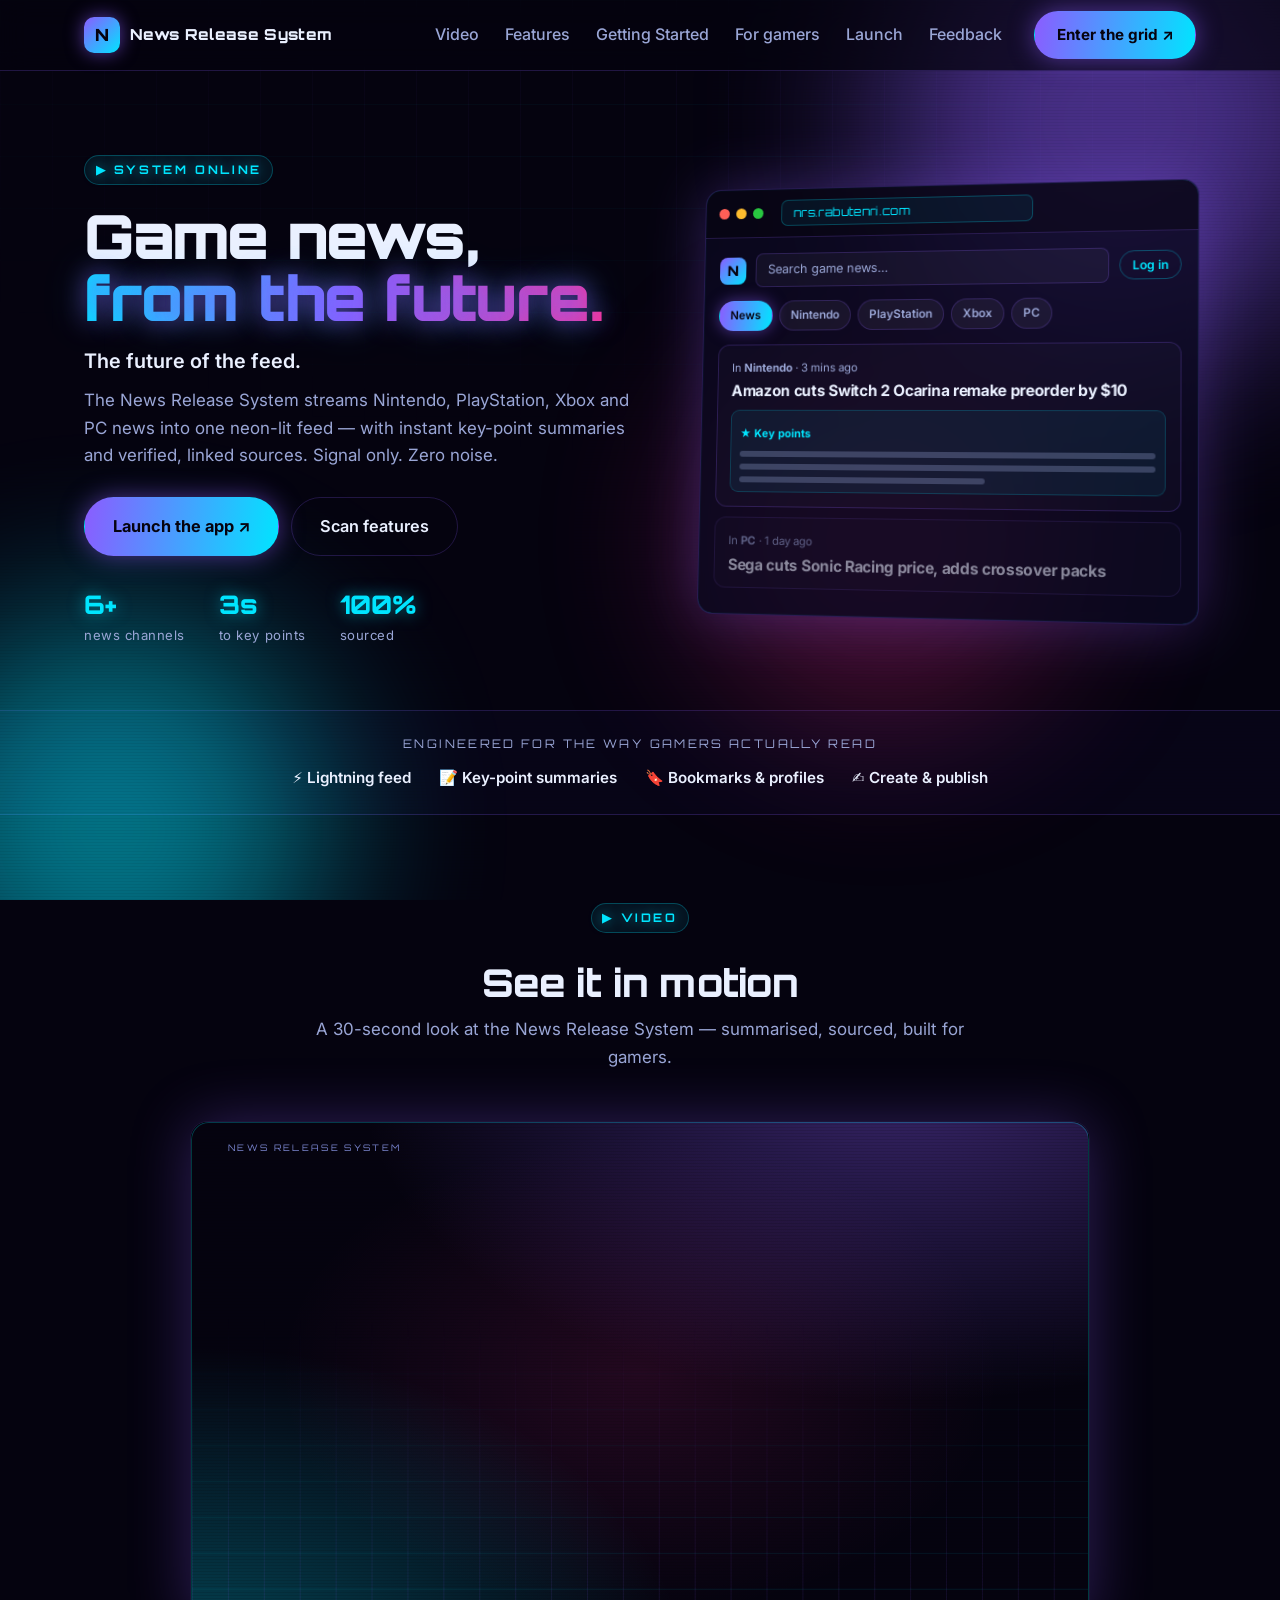
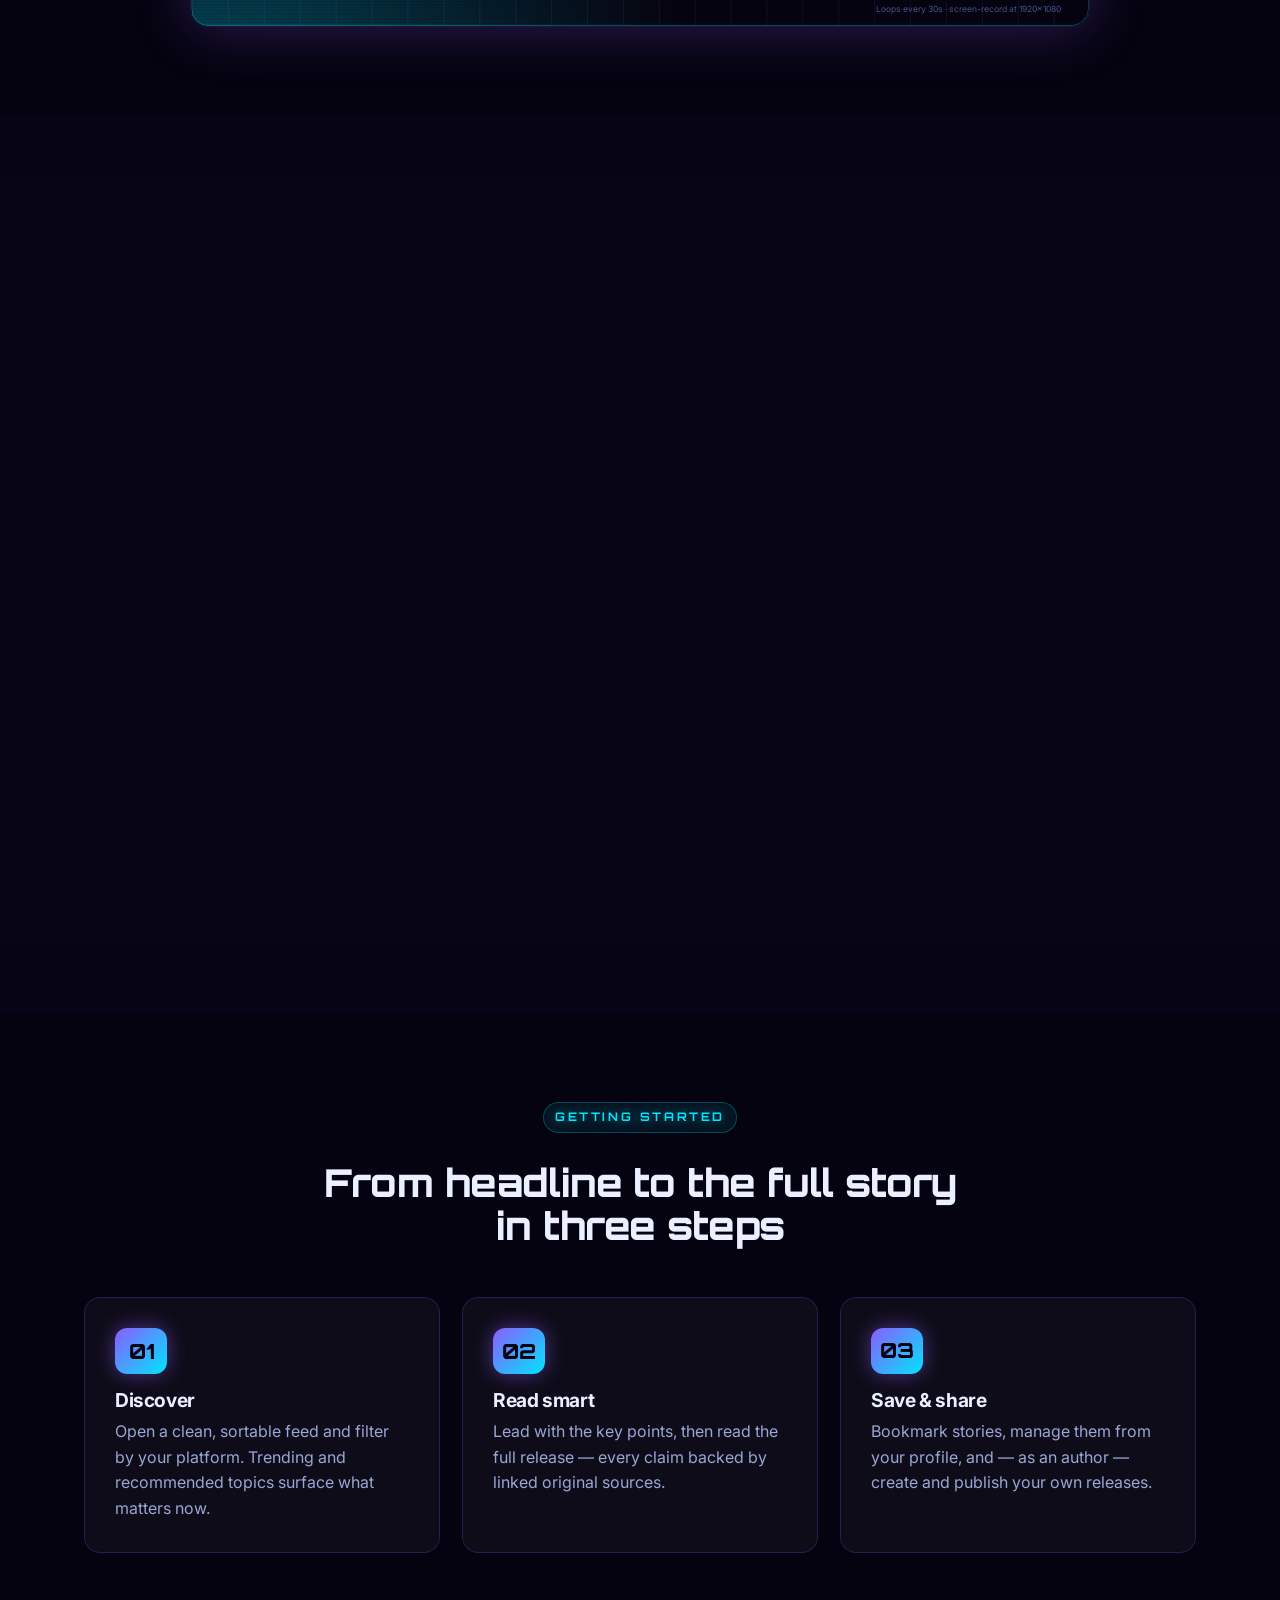
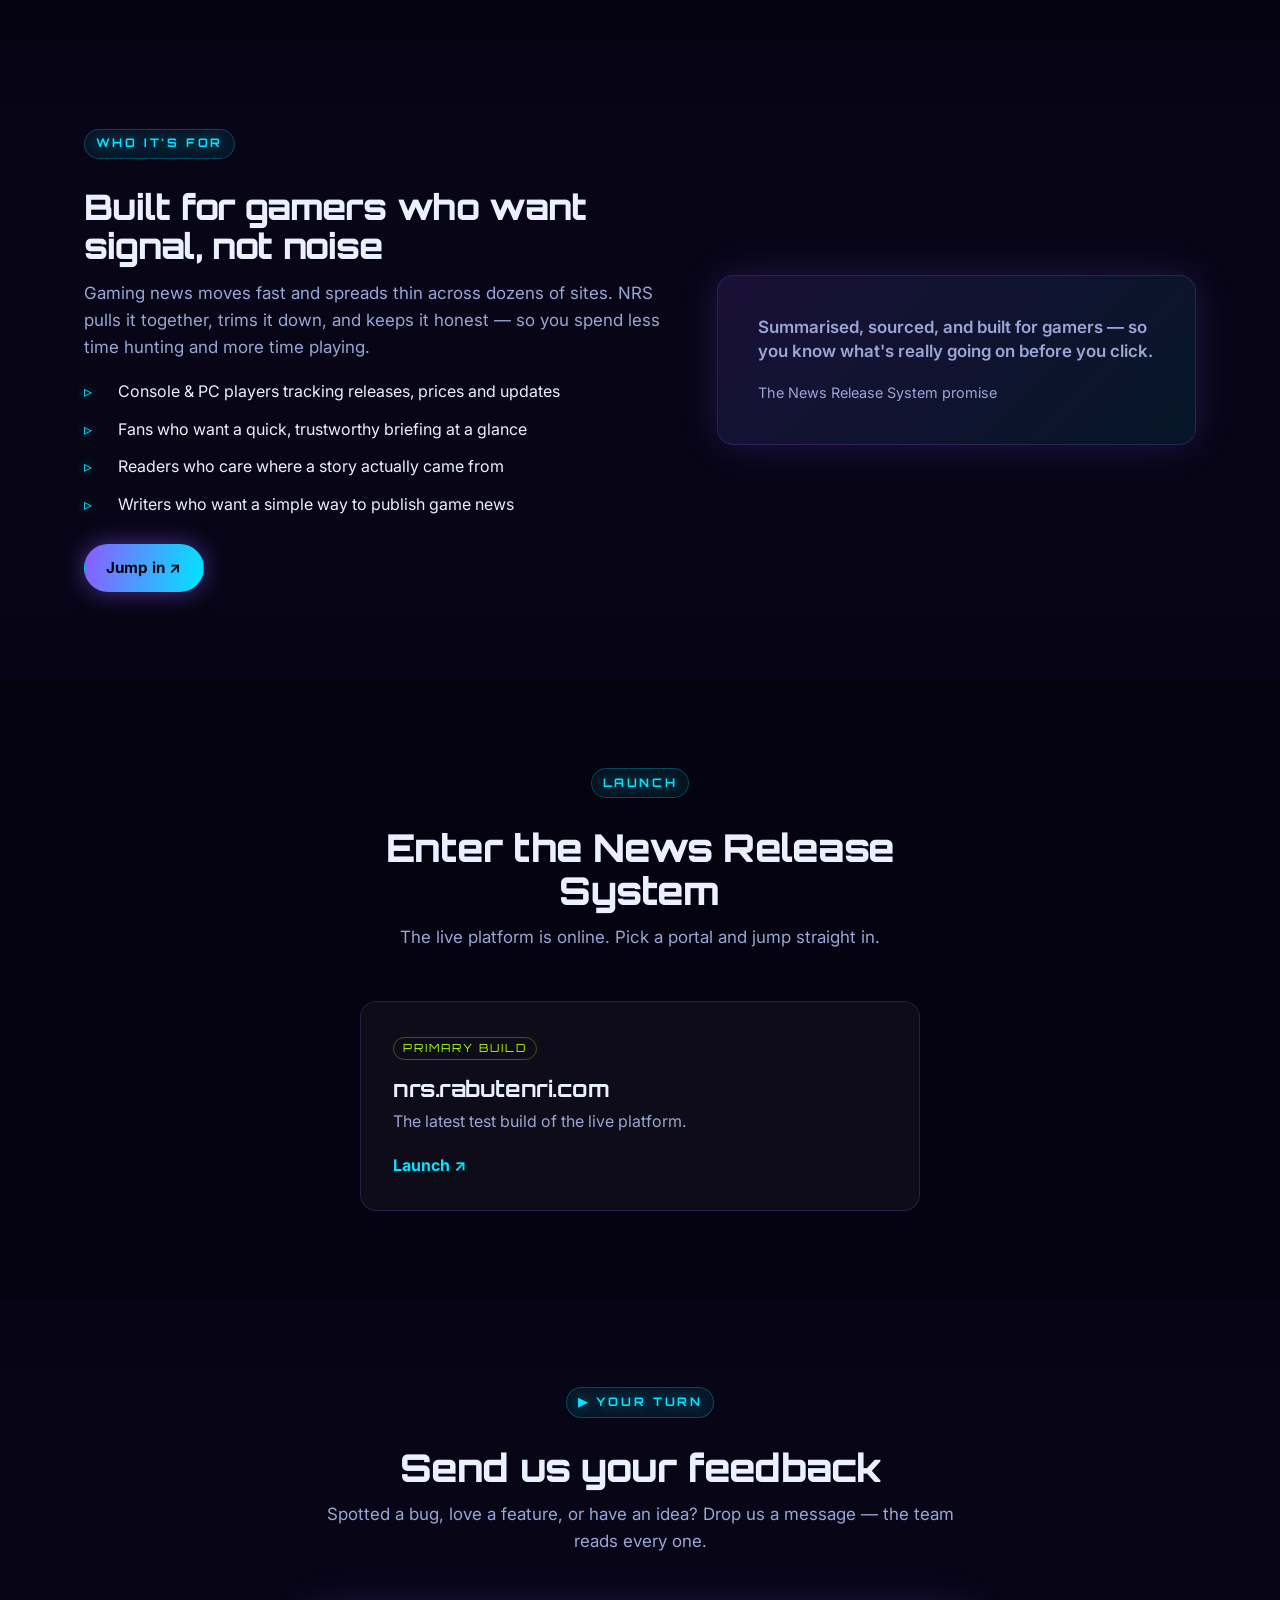
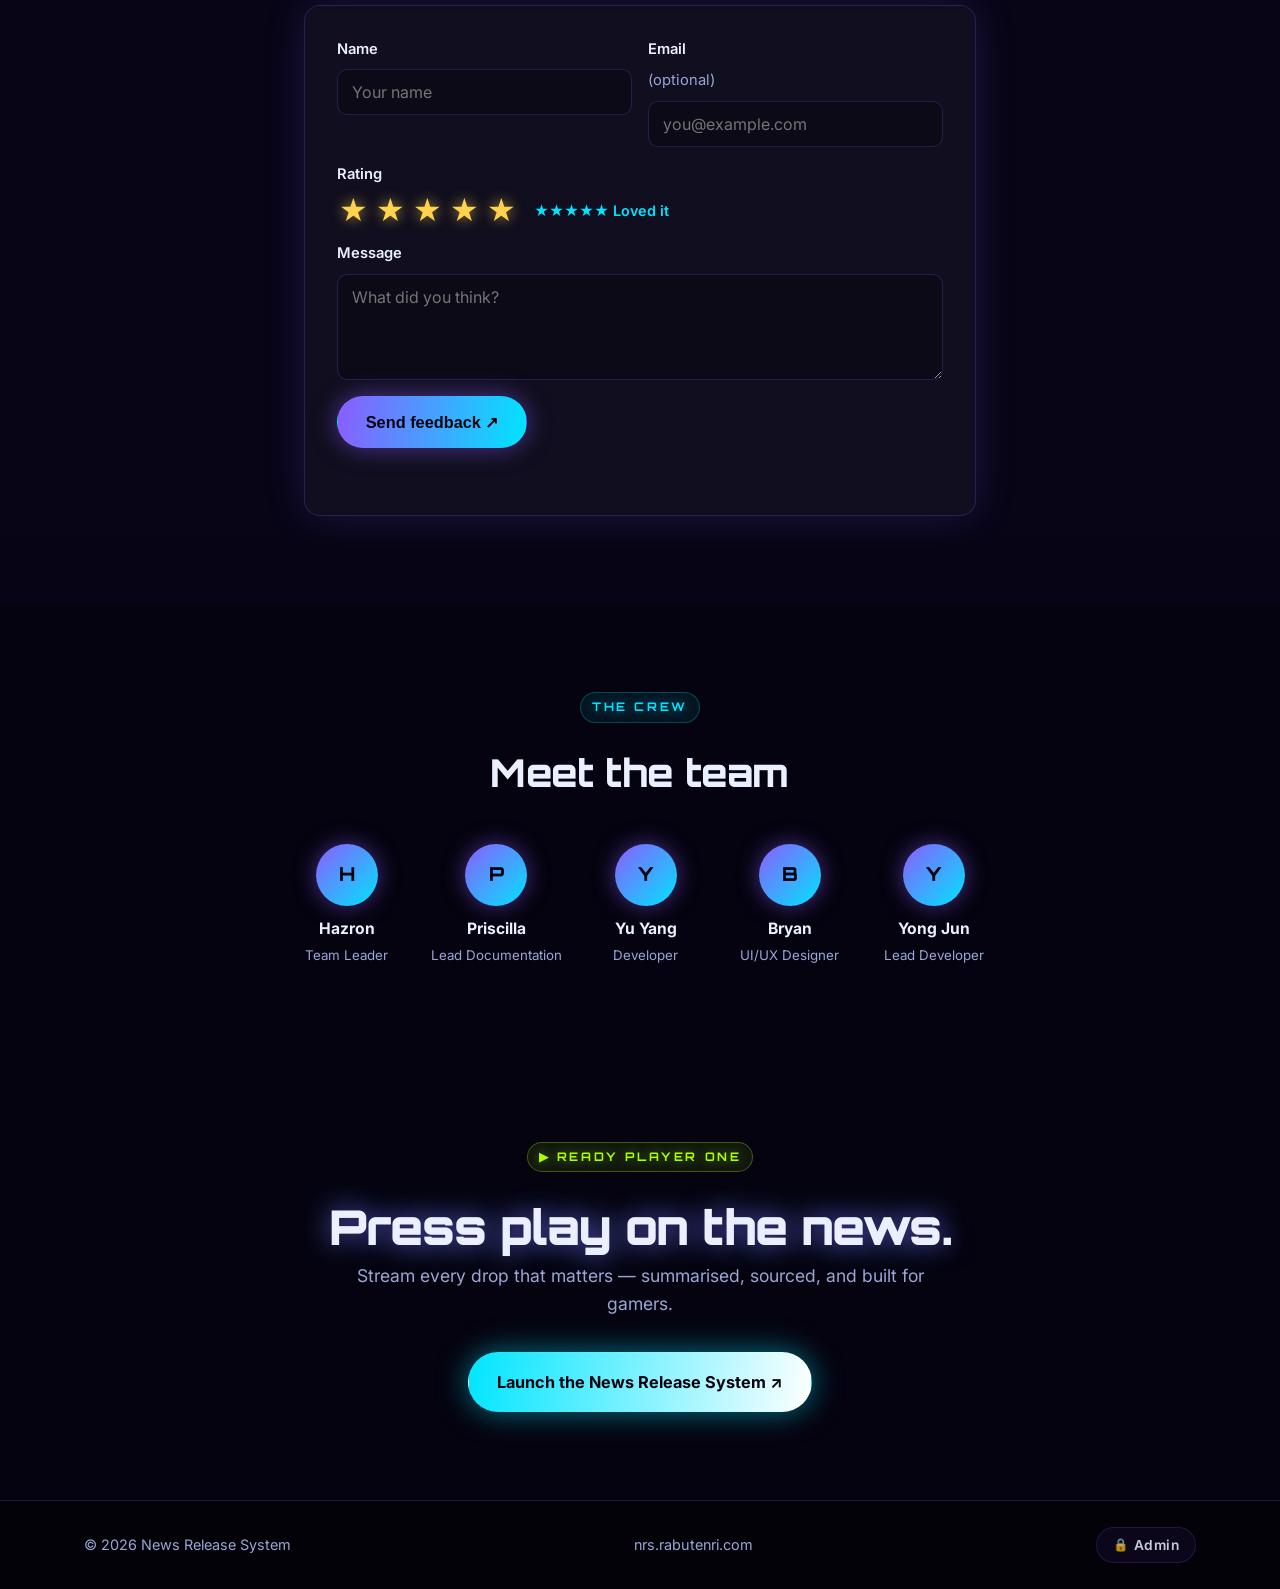
<file: index.html>
<!DOCTYPE html>
<html lang="en">
<head>
  <meta charset="UTF-8" />
  <meta name="viewport" content="width=device-width, initial-scale=1.0" />
  <title>News Release System — Game news, from the future</title>
  <meta name="description" content="News Release System (NRS) — a futuristic, gamer-first news platform with key-point summaries, verified sources, bookmarks and more." />
  <link rel="preconnect" href="https://fonts.googleapis.com" />
  <link rel="preconnect" href="https://fonts.gstatic.com" crossorigin />
  <link href="https://fonts.googleapis.com/css2?family=Inter:wght@400;500;600;700;800;900&family=Orbitron:wght@600;700;800;900&display=swap" rel="stylesheet" />
  <link rel="stylesheet" href="styles.css" />
</head>
<body>
  <!-- animated background layers -->
  <div class="bg-grid" aria-hidden="true"></div>
  <div class="bg-orbs" aria-hidden="true"><span></span><span></span><span></span></div>
  <div class="scanlines" aria-hidden="true"></div>

  <!--
    ===========================================================================
    DYNAMIC SITE — content is loaded from content.json by script.js.
    To edit the text/content, use admin.html OR edit
    content.json directly. You usually do NOT need to edit this file.
    ===========================================================================
  -->

  <!-- ===== Header ===== -->
  <header class="site-header" id="top">
    <div class="container nav">
      <a href="#top" class="brand">
        <span class="brand-mark" data-bind="brand.mark">N</span>
        <span class="brand-text" data-bind="brand.name">News Release System</span>
      </a>
      <nav class="nav-links" id="navLinks"><!-- nav links injected --></nav>
      <a class="btn btn-primary" href="#access">Enter the grid ↗</a>
    </div>
  </header>

  <!-- ===== Hero (first segment where users would see) ===== -->
  <section class="hero">
    <div class="container hero-grid">
      <div class="hero-copy">
        <span class="eyebrow" data-bind="hero.eyebrow">▶ System online</span>
        <h1 class="hero-title">
          <span data-bind="hero.titleLead">Game news,</span>
          <span class="grad glow" data-bind="hero.titleHighlight">from the future.</span>
        </h1>
        <p class="hero-tagline" data-bind="hero.tagline">The future of the feed.</p>
        <p class="hero-sub" data-bind="hero.sub"></p>
        <div class="hero-cta">
          <a class="btn btn-primary btn-lg" id="heroPrimary" href="#access">Launch the app ↗</a>
          <a class="btn btn-ghost btn-lg" id="heroSecondary" href="#features">Scan features</a>
        </div>
        <ul class="hero-stats" id="heroStats"><!-- stats injected --></ul>
      </div>

      <!-- Holographic browser mockup (decorative, static, found next to the top section) -->
      <div class="hero-mock" aria-hidden="true">
        <div class="browser">
          <div class="browser-bar">
            <span class="dot red"></span><span class="dot amber"></span><span class="dot green"></span>
            <div class="url">nrs.rabutenri.com</div>
          </div>
          <div class="browser-body">
            <div class="mock-top">
              <span class="mock-logo">N</span>
              <div class="mock-search">Search game news…</div>
              <span class="mock-pill">Log in</span>
            </div>
            <div class="mock-cats">
              <span class="chip active">News</span>
              <span class="chip">Nintendo</span>
              <span class="chip">PlayStation</span>
              <span class="chip">Xbox</span>
              <span class="chip">PC</span>
            </div>
            <article class="mock-card">
              <div class="mock-meta">In <b>Nintendo</b> · 3 mins ago</div>
              <h3>Amazon cuts Switch 2 Ocarina remake preorder by $10</h3>
              <div class="mock-keys">
                <span>★ Key points</span>
                <i></i><i></i><i class="short"></i>
              </div>
            </article>
            <article class="mock-card dim">
              <div class="mock-meta">In <b>PC</b> · 1 day ago</div>
              <h3>Sega cuts Sonic Racing price, adds crossover packs</h3>
            </article>
          </div>
        </div>
      </div>
    </div>
  </section>

  <!-- ===== Trust bar ===== -->
  <section class="trustbar">
    <div class="container">
      <p data-bind="trustbar.heading">Engineered for the way gamers actually read</p>
      <div class="trust-items" id="trustItems"><!-- items injected --></div>
    </div>
  </section>

  <!-- ===== Video — shown first as the hook ===== -->
  <section class="section" id="watch">
    <div class="container">
      <div class="section-head">
        <span class="eyebrow" data-bind="watch.eyebrow">▶ Video</span>
        <h2 data-bind="watch.heading">See it in motion</h2>
        <p data-bind="watch.sub"></p>
      </div>
      <div class="player">
        <!-- CURRENT: embeds the animated showcase.html (no video file needed) -->
        <iframe class="player-frame" src="showcase.html" title="News Release System showcase" loading="lazy"></iframe>
        <!-- To swap in a real .mp4 or a YouTube embed later, replace the iframe above. -->
      </div>
      <!-- Dev note (not shown): to export a shareable video, open showcase.html full-screen and screen-record one 30s loop. -->

    </div>
  </section>

  <!-- ===== Features ===== -->
  <section class="section section-alt" id="features">
    <div class="container">
      <div class="section-head">
        <span class="eyebrow" data-bind="features.eyebrow">Features</span>
        <h2 data-bind="features.heading"></h2>
        <p data-bind="features.sub"></p>
      </div>
      <div class="feature-grid" id="featureGrid"><!-- features injected --></div>
    </div>
  </section>

  <!-- ===== Getting Started (renamed from Protocol) ===== -->
  <section class="section" id="how">
    <div class="container">
      <div class="section-head">
        <span class="eyebrow" data-bind="gettingStarted.eyebrow">Getting started</span>
        <h2 data-bind="gettingStarted.heading"></h2>
      </div>
      <div class="steps" id="stepsGrid"><!-- steps injected --></div>
    </div>
  </section>

  <!-- ===== Audience ===== -->
  <section class="section section-alt" id="audience">
    <div class="container audience-grid">
      <div>
        <span class="eyebrow" data-bind="audience.eyebrow">Who it's for</span>
        <h2 data-bind="audience.heading"></h2>
        <p data-bind="audience.text"></p>
        <ul class="check-list" id="audienceList"><!-- points injected --></ul>
        <a class="btn btn-primary" href="#access">Jump in ↗</a>
      </div>
      <!-- ============================================================= -->
      <!-- HIGHLIGHT / VALUE-STATEMENT CALLOUT                           -->
      <!-- The box on the right of the "Who it's for" section.          -->
      <!-- It is a styled value statement about the product — NOT a      -->
      <!-- real user testimonial/review. Text is editable in            -->
      <!-- content.json (audience.quote / audience.quoteBy) or admin.    -->
      <!-- ============================================================= -->
      <div class="quote-card">
        <p class="quote" data-bind="audience.quote"></p>
        <span class="quote-by" data-bind="audience.quoteBy"></span>
      </div>
    </div>
  </section>

  <!-- ===== Launch / Access ===== -->
  <section class="section" id="access">
    <div class="container">
      <div class="section-head">
        <span class="eyebrow" data-bind="access.eyebrow">Launch</span>
        <h2 data-bind="access.heading"></h2>
        <p data-bind="access.sub"></p>
      </div>
      <div class="portal-grid" id="portalGrid"><!-- portals injected --></div>
    </div>
  </section>

  <!-- ===== Feedback (user feedback — stored locally, viewable in admin) ===== -->
  <section class="section section-alt" id="feedback">
    <div class="container feedback-wrap">
      <div class="section-head">
        <span class="eyebrow" data-bind="feedback.eyebrow">▶ Your turn</span>
        <h2 data-bind="feedback.heading">Send us your feedback</h2>
        <p data-bind="feedback.sub"></p>
      </div>
      <form class="feedback-form" id="feedbackForm" novalidate>
        <div class="fb-row">
          <label>Name
            <input type="text" name="name" placeholder="Your name" required />
          </label>
          <label>Email <span class="opt">(optional)</span>
            <input type="email" name="email" placeholder="you@example.com" />
          </label>
        </div>
        <div class="rating-field">
          <span class="rating-label">Rating</span>
          <div class="star-rating" id="starRating" role="radiogroup" aria-label="Rating">
            <button type="button" class="star" data-val="1" role="radio" aria-label="1 star" aria-checked="false">★</button>
            <button type="button" class="star" data-val="2" role="radio" aria-label="2 stars" aria-checked="false">★</button>
            <button type="button" class="star" data-val="3" role="radio" aria-label="3 stars" aria-checked="false">★</button>
            <button type="button" class="star" data-val="4" role="radio" aria-label="4 stars" aria-checked="false">★</button>
            <button type="button" class="star" data-val="5" role="radio" aria-label="5 stars" aria-checked="false">★</button>
            <span class="rating-text" id="ratingText">Tap to rate</span>
          </div>
          <input type="hidden" name="rating" id="ratingValue" value="5" />
        </div>
        <label>Message
          <textarea name="message" rows="4" placeholder="What did you think?" required></textarea>
        </label>
        <button type="submit" class="btn btn-primary btn-lg">Send feedback ↗</button>
        <p class="fb-status" id="fbStatus" role="status" aria-live="polite"></p>
      </form>
    </div>
  </section>

  <!-- ===== Team (toggle visibility in content.json: team.visible) ===== -->
  <section class="section team-section" id="team">
    <div class="container">
      <div class="section-head">
        <span class="eyebrow" data-bind="team.eyebrow">The crew</span>
        <h2 data-bind="team.heading">Meet the team</h2>
      </div>
      <div class="team-slots" id="teamSlots"><!-- members injected --></div>
    </div>
  </section>

  <!-- ===== Final CTA ===== -->
  <section class="section cta">
    <div class="container cta-inner">
      <span class="eyebrow light" data-bind="cta.eyebrow">▶ Ready player one</span>
      <h2 class="glow" data-bind="cta.heading">Press play on the news.</h2>
      <p class="cta-sub" data-bind="cta.sub"></p>
      <a class="btn btn-light btn-lg" id="ctaButton" href="#access">Launch the News Release System ↗</a>
    </div>
  </section>

  <footer class="site-footer">
    <div class="container footer-inner">
      <span>© <span id="year"></span> <span data-bind="footer.copyright">News Release System</span></span>
      <span class="footer-links" id="footerLinks"><!-- links injected --></span>
      <!-- admin link — opens the admin overlay on this page (toggle with footer.showAdminLink) -->
      <a class="admin-link" id="adminLink" href="#" role="button" title="Admin login (Ctrl+Shift+A)">
        <span class="admin-ico" aria-hidden="true">🔒</span> Admin
      </a>
    </div>
  </footer>

  <!-- Back-to-top button: appears after scrolling down; returns to the top -->
  <button class="to-top" id="toTop" type="button" aria-label="Back to top" title="Back to top">
    <span class="to-top-arrow" aria-hidden="true">↑</span>
  </button>

  <!-- ============================================================= -->
  <!-- ADMIN OVERLAY — hidden until the footer "Admin" link or        -->
  <!-- Ctrl+Shift+A opens it. Visitors never see this; it sits on top -->
  <!-- of the marketing site only when you open it.                   -->
  <!-- ============================================================= -->
  <div class="ov-backdrop" id="ovBackdrop" hidden></div>

  <!-- Login popup -->
  <div class="ov-login" id="ovLogin" hidden role="dialog" aria-modal="true" aria-label="Admin login">
    <form class="ov-login-card" id="ovLoginForm">
      <div class="admin-logo sm">N</div>
      <h3>Admin access</h3>
      <p>Enter the password to manage content &amp; feedback.</p>
      <input type="password" id="ovPass" placeholder="Password" autocomplete="current-password" />
      <div class="ov-login-actions">
        <button type="button" class="btn btn-ghost" id="ovLoginCancel">Cancel</button>
        <button type="submit" class="btn btn-primary">Unlock ↗</button>
      </div>
      <p class="gate-err" id="ovErr"></p>
    </form>
  </div>

  <!-- Slide-in admin panel -->
  <aside class="ov-panel" id="ovPanel" hidden aria-label="Admin panel">
    <header class="ov-head">
      <div class="admin-brand"><span class="admin-logo sm">N</span> NRS Admin</div>
      <div class="admin-tabs">
        <button class="tab active" data-ovtab="content">Content</button>
        <button class="tab" data-ovtab="feedback">Feedback <span class="badge" id="ovFbCount">0</span></button>
      </div>
      <button class="ov-close" id="ovClose" title="Close">✕</button>
    </header>

    <div class="ov-view" id="ovView-content">
      <div class="ov-bar">
        <p>Edit fields, then <strong>Apply</strong> to preview on this site (this browser). <strong>Export</strong> downloads an updated <code>content.json</code> to re-push for a permanent change.</p>
        <div class="admin-actions">
          <button class="btn btn-ghost" id="ovReload">Reset to file</button>
          <button class="btn btn-ghost" id="ovExport">⬇ Export JSON</button>
          <button class="btn btn-primary" id="ovApply">✓ Apply</button>
        </div>
        <span class="save-note" id="ovNote"></span>
      </div>
      <div id="ovFields" class="admin-fields"><!-- generated --></div>
    </div>

    <div class="ov-view" id="ovView-feedback" hidden>
      <div class="ov-bar">
        <p>User feedback submitted on the site (stored in this browser).</p>
        <div class="admin-actions">
          <button class="btn btn-ghost" id="ovExportFb">⬇ Export CSV</button>
          <button class="btn btn-ghost danger" id="ovClearFb">Clear all</button>
        </div>
      </div>
      <div id="ovFeedbackList" class="feedback-list"><!-- generated --></div>
    </div>
  </aside>

  <script src="admin-overlay.js"></script>
  <script src="script.js"></script>
</body>
</html>
</file>
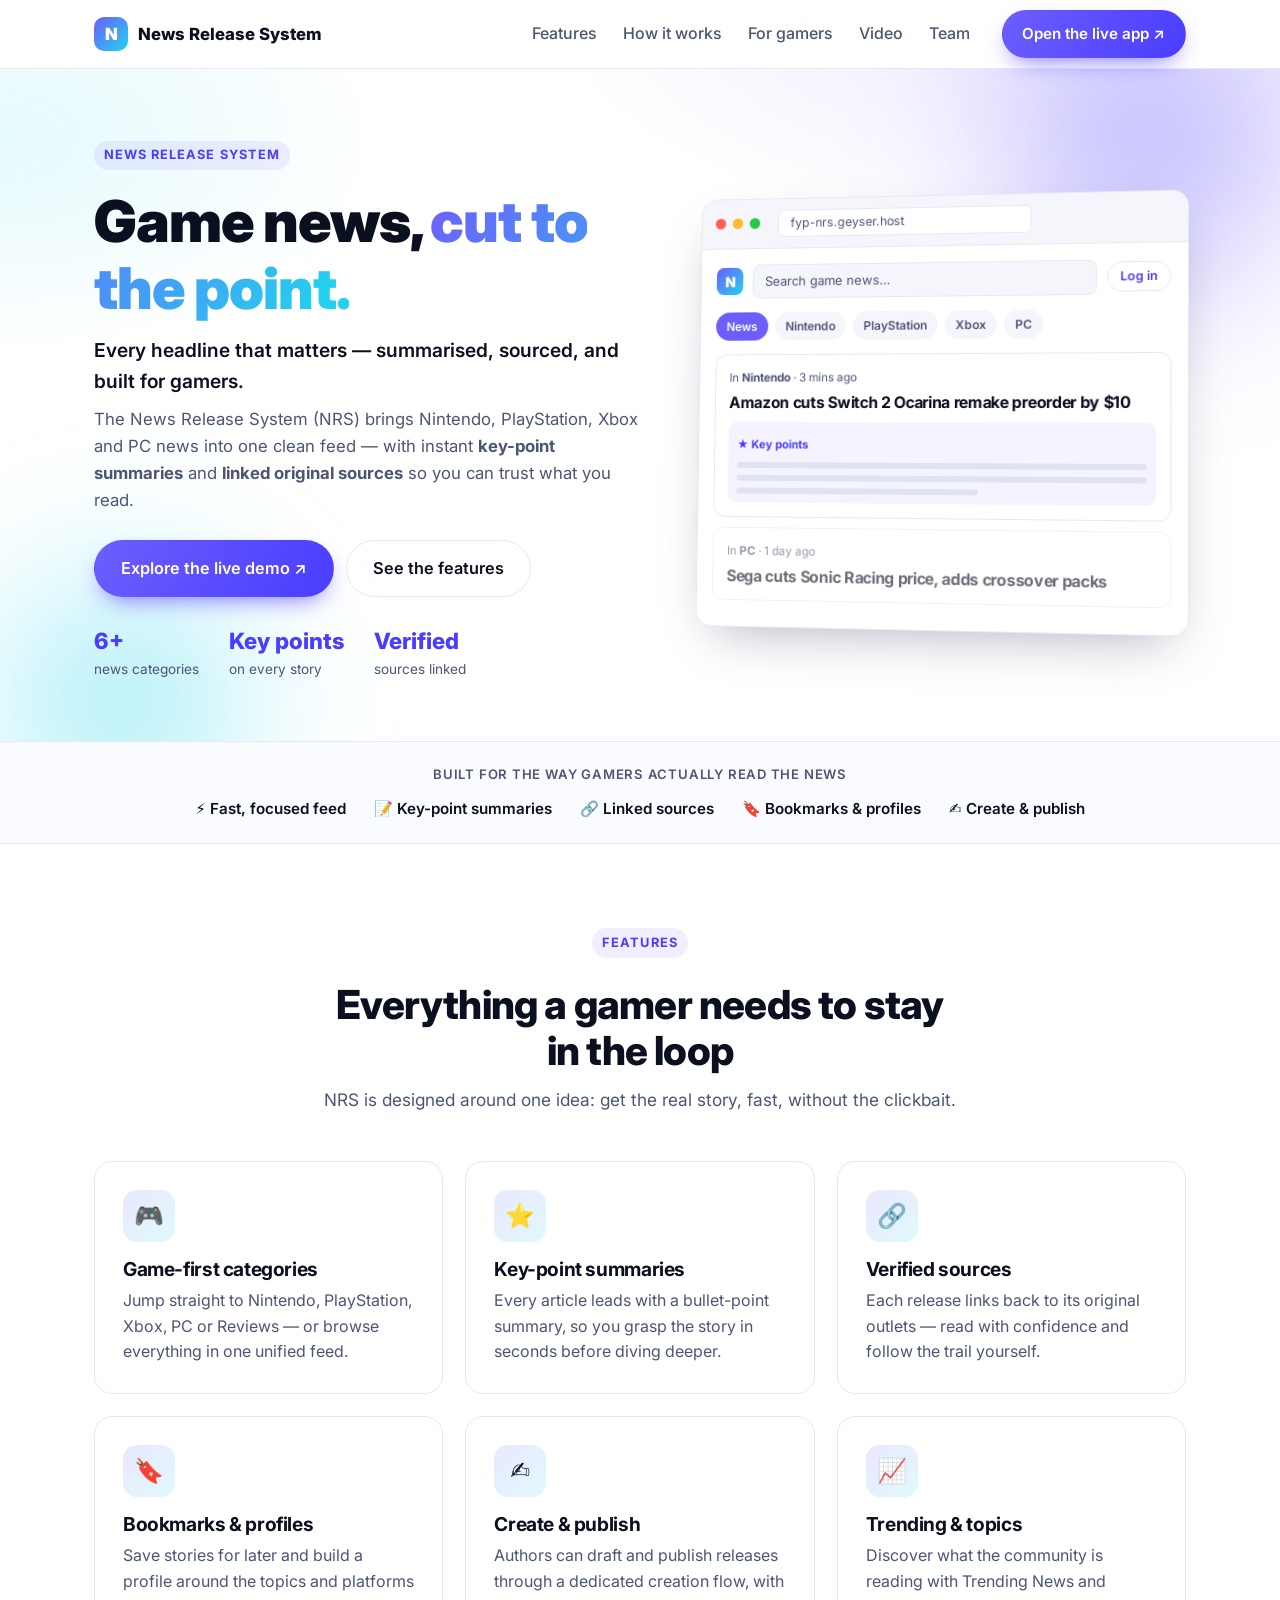
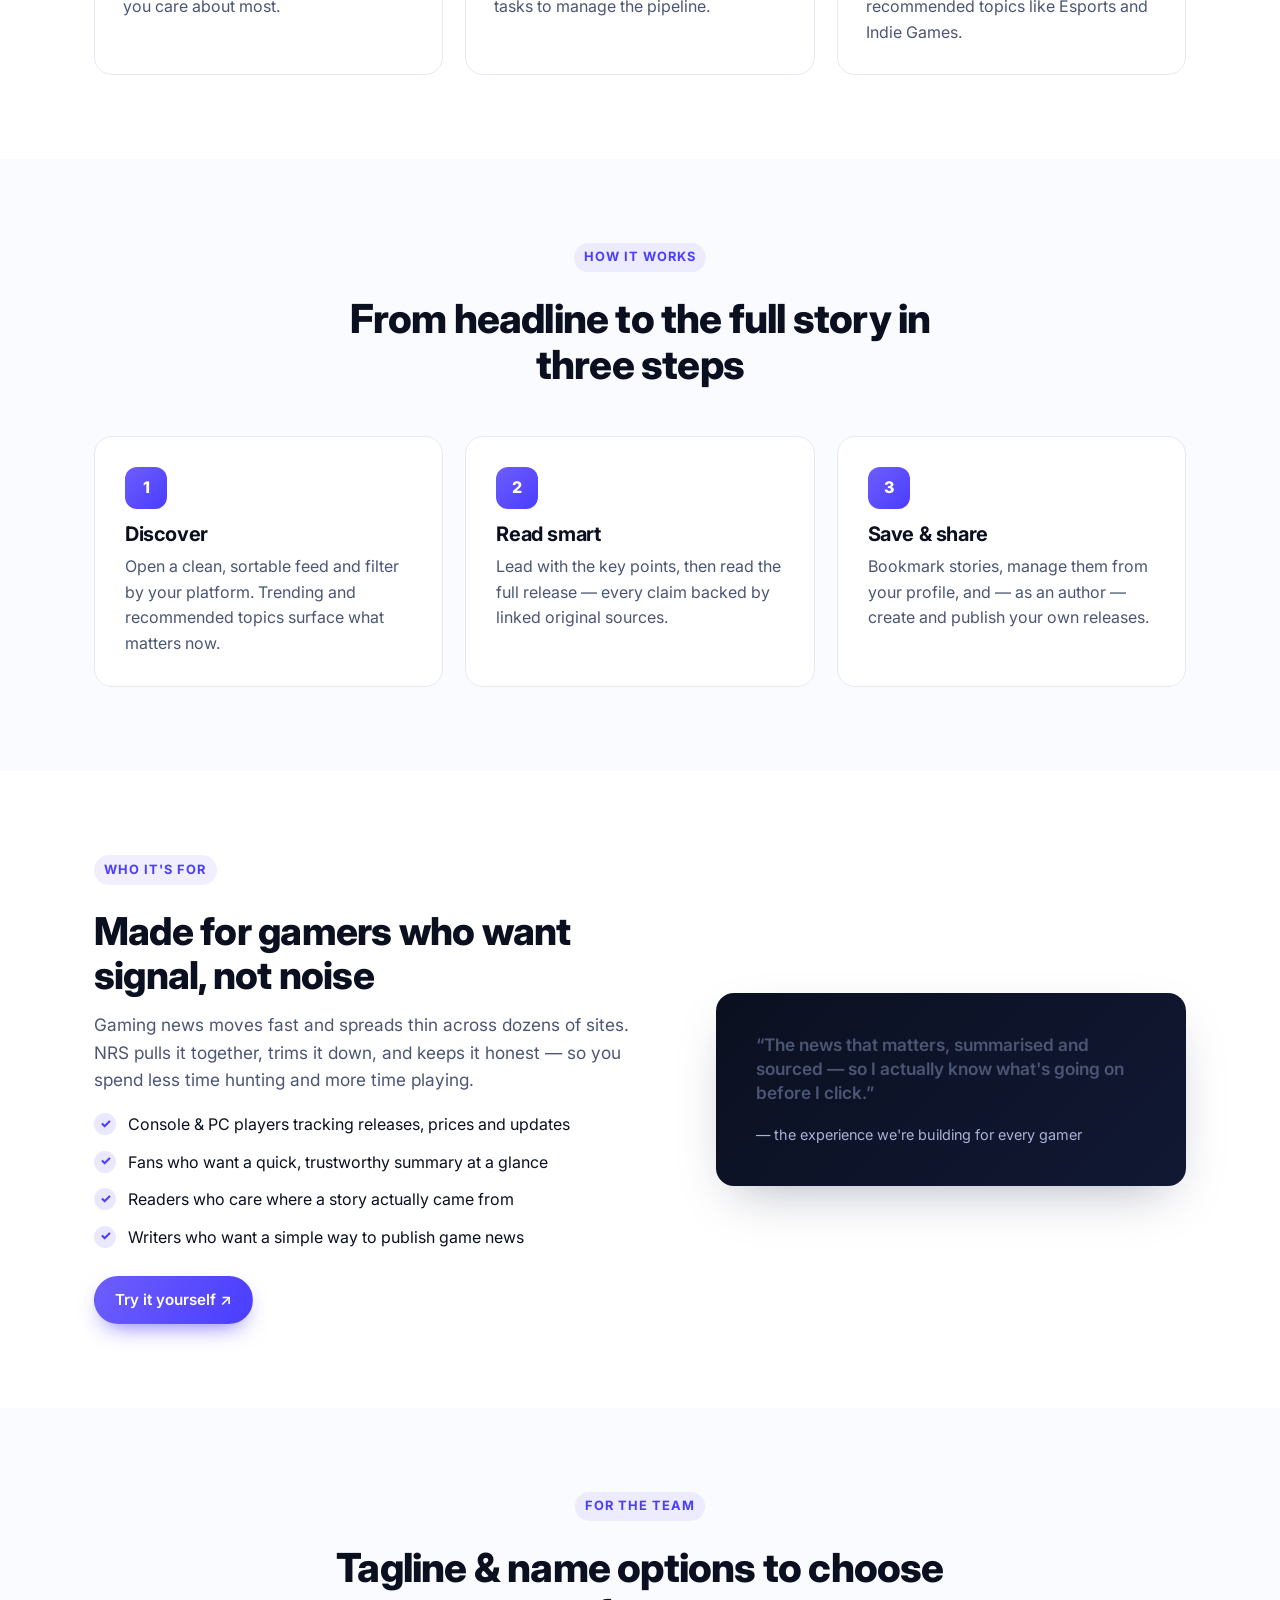
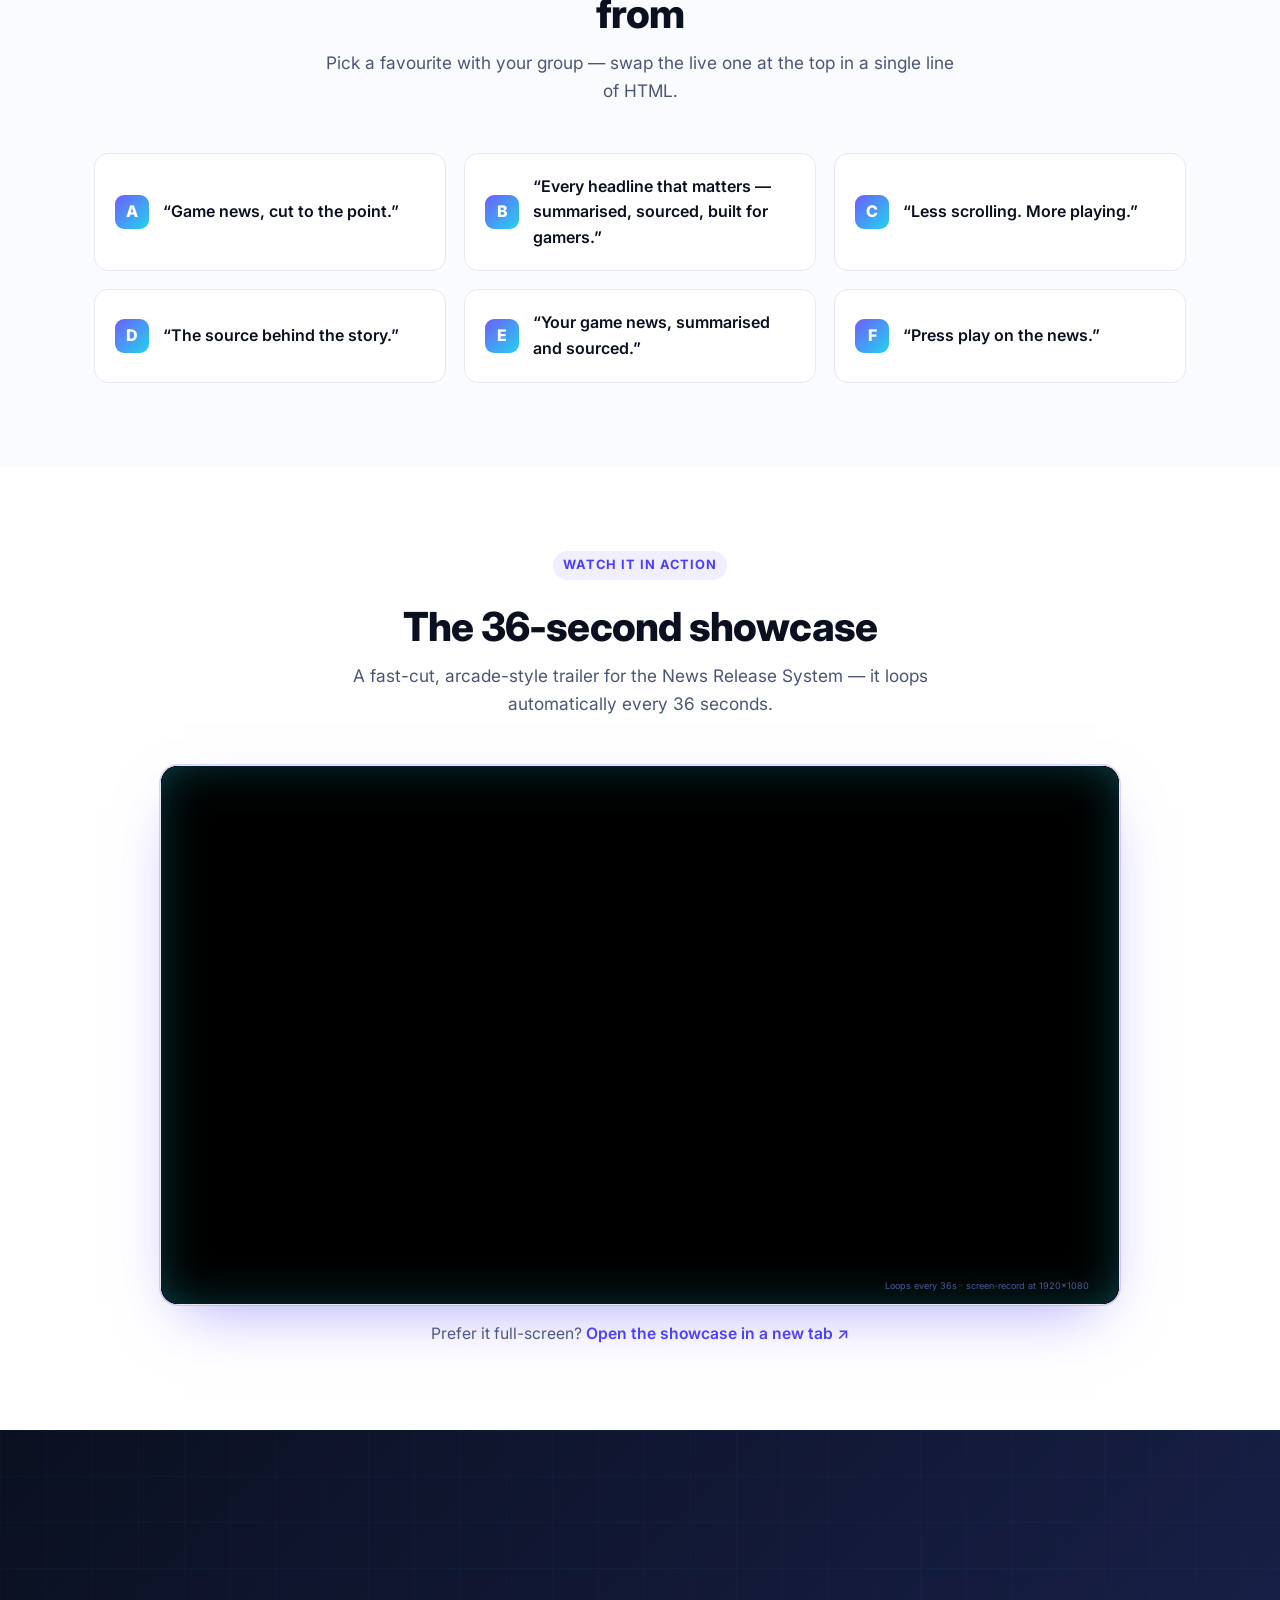
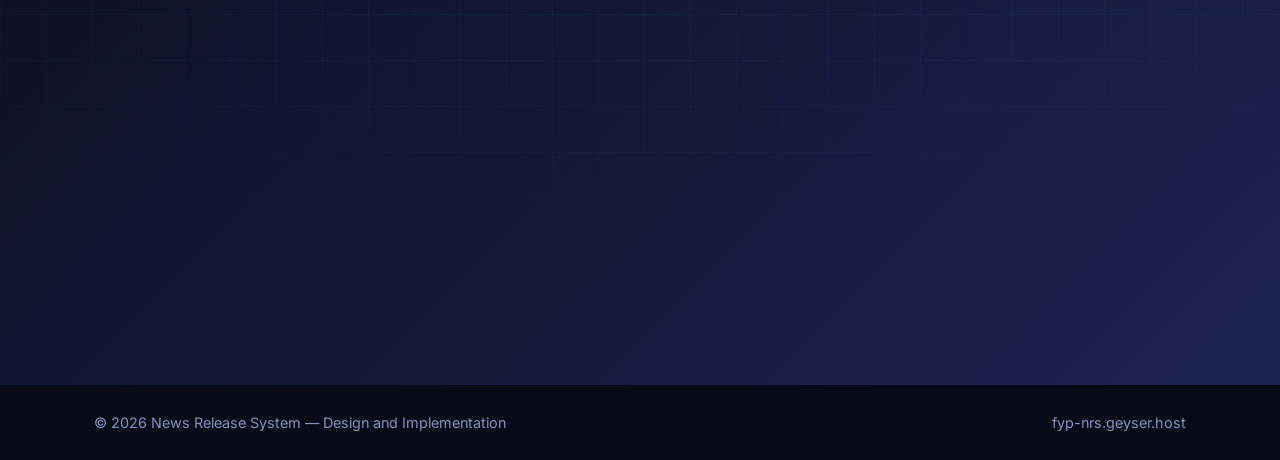
<file: previous-version/index.html>
<!DOCTYPE html>
<html lang="en">
<head>
  <meta charset="UTF-8" />
  <meta name="viewport" content="width=device-width, initial-scale=1.0" />
  <title>News Release System — Game news, done right</title>
  <meta name="description" content="News Release System (NRS) — a gamer-first news platform with key-point summaries, verified sources, bookmarks and more." />
  <link rel="preconnect" href="https://fonts.googleapis.com" />
  <link rel="preconnect" href="https://fonts.gstatic.com" crossorigin />
  <link href="https://fonts.googleapis.com/css2?family=Inter:wght@400;500;600;700;800;900&display=swap" rel="stylesheet" />
  <link rel="stylesheet" href="styles.css" />
</head>
<body>
  <!-- ===== Header ===== -->
  <header class="site-header" id="top">
    <div class="container nav">
      <a href="#top" class="brand">
        <span class="brand-mark">N</span>
        <span class="brand-text">News Release System</span>
      </a>
      <nav class="nav-links">
        <a href="#features">Features</a>
        <a href="#how">How it works</a>
        <a href="#audience">For gamers</a>
        <a href="#video">Video</a>
        <a href="#team">Team</a>
      </nav>
      <a class="btn btn-primary" href="https://fyp-nrs.geyser.host/" target="_blank" rel="noopener">Open the live app ↗</a>
    </div>
  </header>

  <!-- ===== Hero ===== -->
  <section class="hero">
    <div class="container hero-grid">
      <div class="hero-copy">
        <span class="eyebrow">News Release System</span>
        <h1 class="hero-title">
          Game news, <span class="grad">cut to the point.</span>
        </h1>
        <p class="hero-tagline" id="tagline">Every headline that matters — summarised, sourced, and built for gamers.</p>
        <p class="hero-sub">
          The News Release System (NRS) brings Nintendo, PlayStation, Xbox and PC news into one clean feed —
          with instant <strong>key-point summaries</strong> and <strong>linked original sources</strong> so you can trust what you read.
        </p>
        <div class="hero-cta">
          <a class="btn btn-primary btn-lg" href="https://fyp-nrs.geyser.host/" target="_blank" rel="noopener">Explore the live demo ↗</a>
          <a class="btn btn-ghost btn-lg" href="#features">See the features</a>
        </div>
        <ul class="hero-stats">
          <li><strong>6+</strong><span>news categories</span></li>
          <li><strong>Key points</strong><span>on every story</span></li>
          <li><strong>Verified</strong><span>sources linked</span></li>
        </ul>
      </div>

      <!-- Browser mockup -->
      <div class="hero-mock" aria-hidden="true">
        <div class="browser">
          <div class="browser-bar">
            <span class="dot red"></span><span class="dot amber"></span><span class="dot green"></span>
            <div class="url">fyp-nrs.geyser.host</div>
          </div>
          <div class="browser-body">
            <div class="mock-top">
              <span class="mock-logo">N</span>
              <div class="mock-search">Search game news…</div>
              <span class="mock-pill">Log in</span>
            </div>
            <div class="mock-cats">
              <span class="chip active">News</span>
              <span class="chip">Nintendo</span>
              <span class="chip">PlayStation</span>
              <span class="chip">Xbox</span>
              <span class="chip">PC</span>
            </div>
            <article class="mock-card">
              <div class="mock-meta">In <b>Nintendo</b> · 3 mins ago</div>
              <h3>Amazon cuts Switch 2 Ocarina remake preorder by $10</h3>
              <div class="mock-keys">
                <span>★ Key points</span>
                <i></i><i></i><i class="short"></i>
              </div>
            </article>
            <article class="mock-card dim">
              <div class="mock-meta">In <b>PC</b> · 1 day ago</div>
              <h3>Sega cuts Sonic Racing price, adds crossover packs</h3>
            </article>
          </div>
        </div>
      </div>
    </div>
  </section>

  <!-- ===== Trust bar ===== -->
  <section class="trustbar">
    <div class="container">
      <p>Built for the way gamers actually read the news</p>
      <div class="trust-items">
        <span>⚡ Fast, focused feed</span>
        <span>📝 Key-point summaries</span>
        <span>🔗 Linked sources</span>
        <span>🔖 Bookmarks &amp; profiles</span>
        <span>✍️ Create &amp; publish</span>
      </div>
    </div>
  </section>

  <!-- ===== Features ===== -->
  <section class="section" id="features">
    <div class="container">
      <div class="section-head">
        <span class="eyebrow">Features</span>
        <h2>Everything a gamer needs to stay in the loop</h2>
        <p>NRS is designed around one idea: get the real story, fast, without the clickbait.</p>
      </div>
      <div class="feature-grid">
        <div class="feature-card">
          <div class="f-icon">🎮</div>
          <h3>Game-first categories</h3>
          <p>Jump straight to Nintendo, PlayStation, Xbox, PC or Reviews — or browse everything in one unified feed.</p>
        </div>
        <div class="feature-card">
          <div class="f-icon">⭐</div>
          <h3>Key-point summaries</h3>
          <p>Every article leads with a bullet-point summary, so you grasp the story in seconds before diving deeper.</p>
        </div>
        <div class="feature-card">
          <div class="f-icon">🔗</div>
          <h3>Verified sources</h3>
          <p>Each release links back to its original outlets — read with confidence and follow the trail yourself.</p>
        </div>
        <div class="feature-card">
          <div class="f-icon">🔖</div>
          <h3>Bookmarks &amp; profiles</h3>
          <p>Save stories for later and build a profile around the topics and platforms you care about most.</p>
        </div>
        <div class="feature-card">
          <div class="f-icon">✍️</div>
          <h3>Create &amp; publish</h3>
          <p>Authors can draft and publish releases through a dedicated creation flow, with tasks to manage the pipeline.</p>
        </div>
        <div class="feature-card">
          <div class="f-icon">📈</div>
          <h3>Trending &amp; topics</h3>
          <p>Discover what the community is reading with Trending News and recommended topics like Esports and Indie Games.</p>
        </div>
      </div>
    </div>
  </section>

  <!-- ===== How it works ===== -->
  <section class="section section-alt" id="how">
    <div class="container">
      <div class="section-head">
        <span class="eyebrow">How it works</span>
        <h2>From headline to the full story in three steps</h2>
      </div>
      <div class="steps">
        <div class="step">
          <span class="step-num">1</span>
          <h3>Discover</h3>
          <p>Open a clean, sortable feed and filter by your platform. Trending and recommended topics surface what matters now.</p>
        </div>
        <div class="step">
          <span class="step-num">2</span>
          <h3>Read smart</h3>
          <p>Lead with the key points, then read the full release — every claim backed by linked original sources.</p>
        </div>
        <div class="step">
          <span class="step-num">3</span>
          <h3>Save &amp; share</h3>
          <p>Bookmark stories, manage them from your profile, and — as an author — create and publish your own releases.</p>
        </div>
      </div>
    </div>
  </section>

  <!-- ===== Audience ===== -->
  <section class="section" id="audience">
    <div class="container audience-grid">
      <div>
        <span class="eyebrow">Who it's for</span>
        <h2>Made for gamers who want signal, not noise</h2>
        <p>Gaming news moves fast and spreads thin across dozens of sites. NRS pulls it together, trims it down, and keeps it honest — so you spend less time hunting and more time playing.</p>
        <ul class="check-list">
          <li>Console &amp; PC players tracking releases, prices and updates</li>
          <li>Fans who want a quick, trustworthy summary at a glance</li>
          <li>Readers who care where a story actually came from</li>
          <li>Writers who want a simple way to publish game news</li>
        </ul>
        <a class="btn btn-primary" href="https://fyp-nrs.geyser.host/" target="_blank" rel="noopener">Try it yourself ↗</a>
      </div>
      <div class="quote-card">
        <p class="quote">“The news that matters, summarised and sourced — so I actually know what's going on before I click.”</p>
        <span class="quote-by">— the experience we're building for every gamer</span>
      </div>
    </div>
  </section>

  <!-- ===== Taglines (pick-one helper for the team) ===== -->
  <section class="section section-alt" id="taglines">
    <div class="container">
      <div class="section-head">
        <span class="eyebrow">For the team</span>
        <h2>Tagline &amp; name options to choose from</h2>
        <p>Pick a favourite with your group — swap the live one at the top in a single line of HTML.</p>
      </div>
      <div class="tag-grid">
        <div class="tag-card"><span class="tag-k">A</span><p>“Game news, cut to the point.”</p></div>
        <div class="tag-card"><span class="tag-k">B</span><p>“Every headline that matters — summarised, sourced, built for gamers.”</p></div>
        <div class="tag-card"><span class="tag-k">C</span><p>“Less scrolling. More playing.”</p></div>
        <div class="tag-card"><span class="tag-k">D</span><p>“The source behind the story.”</p></div>
        <div class="tag-card"><span class="tag-k">E</span><p>“Your game news, summarised and sourced.”</p></div>
        <div class="tag-card"><span class="tag-k">F</span><p>“Press play on the news.”</p></div>
      </div>
    </div>
  </section>

  <!-- ===== Video showcase ===== -->
  <section class="section" id="video">
    <div class="container">
      <div class="section-head">
        <span class="eyebrow">Watch it in action</span>
        <h2>The 36-second showcase</h2>
        <p>A fast-cut, arcade-style trailer for the News Release System — it loops automatically every 36 seconds.</p>
      </div>
      <div class="video-wrap">
        <div class="video-frame">
          <iframe
            src="showcase.html"
            title="News Release System — 36-second showcase"
            loading="lazy"
            allowfullscreen></iframe>
        </div>
        <p class="video-note">
          Prefer it full-screen? <a href="showcase.html" target="_blank" rel="noopener">Open the showcase in a new tab ↗</a>
        </p>
      </div>
    </div>
  </section>

  <!-- ===== Team / CTA ===== -->
  <section class="section cta" id="team">
    <div class="container cta-inner">
      <span class="eyebrow light">The team</span>
      <h2>News Release System</h2>
      <p class="cta-sub">Design and Implementation — a gamer-first news platform.</p>
      <div class="team-slots">
        <div class="member"><span class="avatar">?</span><strong>Hazron</strong><small>Team Leader</small></div>
        <div class="member"><span class="avatar">?</span><strong>Priscilla</strong><small>Lead Documentation</small></div>
        <div class="member"><span class="avatar">?</span><strong>Yu Yang</strong><small>Developer</small></div>
        <div class="member"><span class="avatar">?</span><strong>Bryan</strong><small>UI/UX Designer</small></div>
        <div class="member"><span class="avatar">?</span><strong>Yong Jun</strong><small>Lead Developer</small></div>
      </div>
      <a class="btn btn-light btn-lg" href="https://fyp-nrs.geyser.host/" target="_blank" rel="noopener">Open the live application ↗</a>
    </div>
  </section>

  <footer class="site-footer">
    <div class="container footer-inner">
      <span>© <span id="year"></span> News Release System — Design and Implementation</span>
      <a href="https://fyp-nrs.geyser.host/" target="_blank" rel="noopener">fyp-nrs.geyser.host</a>
    </div>
  </footer>

  <script src="script.js"></script>
</body>
</html>
</file>
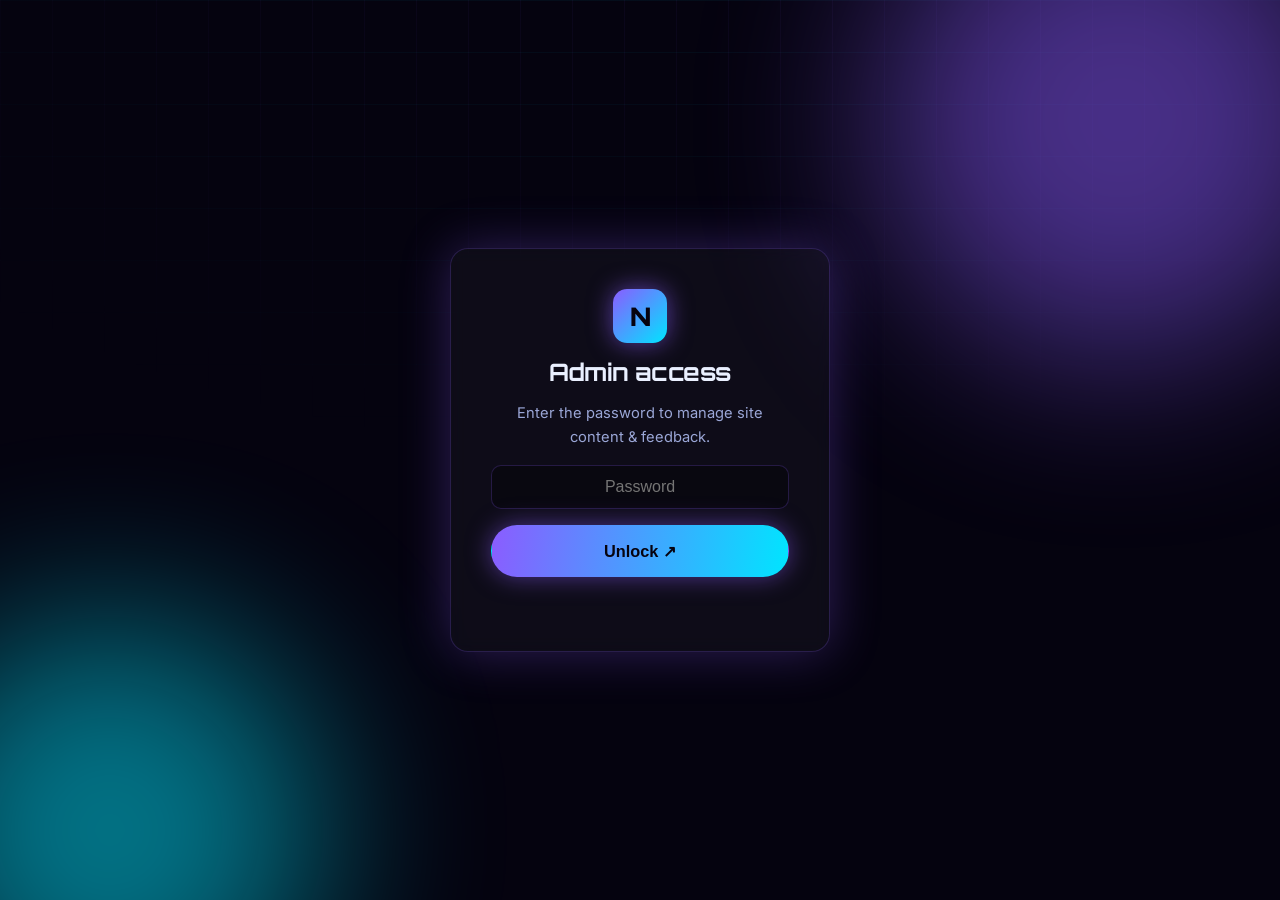
<file: admin.html>
<!DOCTYPE html>
<html lang="en">
<head>
  <meta charset="UTF-8" />
  <meta name="viewport" content="width=device-width, initial-scale=1.0" />
  <title>NRS — Admin</title>
  <link href="https://fonts.googleapis.com/css2?family=Inter:wght@400;500;600;700;800&family=Orbitron:wght@700;800;900&display=swap" rel="stylesheet" />
  <link rel="stylesheet" href="styles.css" />
</head>
<body class="admin-body">
  <div class="bg-grid" aria-hidden="true"></div>
  <div class="bg-orbs" aria-hidden="true"><span></span><span></span></div>

  <!-- ============================================================= -->
  <!-- LOGIN GATE  —  demo only (client-side, not real security).    -->
  <!-- To DISABLE the login (skip straight to the admin panel):      -->
  <!--   set  REQUIRE_LOGIN = false  in the <script> near the bottom. -->
  <!-- Default password is "admin123" (change ADMIN_PASSWORD below).  -->
  <!-- ============================================================= -->
  <section class="admin-gate" id="gate">
    <form class="gate-card" id="gateForm">
      <div class="admin-logo">N</div>
      <h1>Admin access</h1>
      <p>Enter the password to manage site content &amp; feedback.</p>
      <input type="password" id="gatePass" placeholder="Password" autocomplete="current-password" />
      <button type="submit" class="btn btn-primary btn-lg">Unlock ↗</button>
      <p class="gate-err" id="gateErr"></p>
    </form>
  </section>

  <!-- ===== Admin panel ===== -->
  <main class="admin-panel" id="panel" hidden>
    <header class="admin-top">
      <div class="admin-brand"><span class="admin-logo sm">N</span> NRS Admin</div>
      <div class="admin-tabs">
        <button class="tab active" data-tab="content">Content</button>
        <button class="tab" data-tab="feedback">Feedback <span class="badge" id="fbCount">0</span></button>
      </div>
      <a class="btn btn-ghost" href="index.html" target="_blank" rel="noopener">View site ↗</a>
    </header>

    <!-- CONTENT TAB -->
    <section class="admin-view" id="view-content">
      <div class="admin-bar">
        <p>Edit the fields, then <strong>Apply</strong> to preview on the live site (this browser). Use <strong>Export</strong> to download an updated <code>content.json</code> for permanent changes.</p>
        <div class="admin-actions">
          <button class="btn btn-ghost" id="reloadBtn">Reset to file</button>
          <button class="btn btn-ghost" id="exportBtn">⬇ Export JSON</button>
          <button class="btn btn-primary" id="applyBtn">✓ Apply changes</button>
        </div>
      </div>
      <div id="formFields" class="admin-fields"><!-- generated --></div>
      <div class="admin-actions bottom">
        <button class="btn btn-primary btn-lg" id="applyBtn2">✓ Apply changes</button>
        <span class="save-note" id="saveNote"></span>
      </div>
    </section>

    <!-- FEEDBACK TAB -->
    <section class="admin-view" id="view-feedback" hidden>
      <div class="admin-bar">
        <p>User feedback submitted on the site (stored in this browser).</p>
        <div class="admin-actions">
          <button class="btn btn-ghost" id="exportFb">⬇ Export CSV</button>
          <button class="btn btn-ghost danger" id="clearFb">Clear all</button>
        </div>
      </div>
      <div id="feedbackList" class="feedback-list"><!-- generated --></div>
    </section>
  </main>

  <script>
  /* ====================== CONFIG ====================== */
  const REQUIRE_LOGIN = true;          // set to false to skip the login gate
  const ADMIN_PASSWORD = 'admin123';   // change this to your own password
  const CONTENT_KEY = 'nrs_content';
  const CONTENT_BASE_SIG_KEY = 'nrs_content_base_sig';
  const FEEDBACK_KEY = 'nrs_feedback';

  // Signature of the base content.json (must match script.js) so the live site
  // can detect when the file changed since these edits were saved.
  function sig(obj) {
    const s = JSON.stringify(obj);
    let h = 0;
    for (let i = 0; i < s.length; i++) { h = (h * 31 + s.charCodeAt(i)) | 0; }
    return String(h);
  }
  let fileBaseSig = null;

  /* ====================== LOGIN GATE ====================== */
  const gate = document.getElementById('gate');
  const panel = document.getElementById('panel');
  function unlock() { gate.hidden = true; gate.style.display = 'none'; panel.hidden = false; boot(); }
  if (!REQUIRE_LOGIN) {
    unlock();
  } else {
    document.getElementById('gateForm').addEventListener('submit', (e) => {
      e.preventDefault();
      const pass = document.getElementById('gatePass').value;
      if (pass === ADMIN_PASSWORD) { unlock(); }
      else { document.getElementById('gateErr').textContent = 'Incorrect password.'; }
    });
  }

  /* ====================== ADMIN LOGIC ====================== */
  let content = {};

  async function fetchFile() {
    const res = await fetch('content.json', { cache: 'no-store' });
    const data = await res.json();
    fileBaseSig = sig(data);
    return data;
  }
  async function loadContent(forceFile) {
    if (!forceFile) {
      const saved = localStorage.getItem(CONTENT_KEY);
      if (saved) { try { return JSON.parse(saved); } catch (e) {} }
    }
    return fetchFile();
  }

  const getP = (o, p) => p.split('.').reduce((a, k) => (a == null ? a : a[k]), o);
  const setP = (o, p, v) => { const ks = p.split('.'); const last = ks.pop(); let t = o; ks.forEach(k => { t[k] = t[k] || {}; t = t[k]; }); t[last] = v; };
  const esc2 = (s) => String(s ?? '').replace(/"/g, '&quot;');
  const escA = (s) => String(s ?? '').replace(/</g, '&lt;');

  // Groups of simple text fields, organised into collapsible sections
  const GROUPS = [
    ['Brand & Hero', [
      ['Brand name', 'brand.name'],
      ['Hero — eyebrow', 'hero.eyebrow'],
      ['Hero — title (lead)', 'hero.titleLead'],
      ['Hero — title (highlight)', 'hero.titleHighlight'],
      ['Hero — tagline', 'hero.tagline'],
      ['Hero — subtext', 'hero.sub', 'area'],
    ]],
    ['Trust bar & Video', [
      ['Trust bar — heading', 'trustbar.heading'],
      ['Video — eyebrow', 'watch.eyebrow'],
      ['Video — heading', 'watch.heading'],
      ['Video — subtext', 'watch.sub', 'area'],
    ]],
    ['Features (section text)', [
      ['Features — eyebrow', 'features.eyebrow'],
      ['Features — heading', 'features.heading'],
      ['Features — subtext', 'features.sub', 'area'],
    ]],
    ['Getting Started (section text)', [
      ['Getting Started — eyebrow', 'gettingStarted.eyebrow'],
      ['Getting Started — heading', 'gettingStarted.heading'],
    ]],
    ['Audience', [
      ['Audience — eyebrow', 'audience.eyebrow'],
      ['Audience — heading', 'audience.heading'],
      ['Audience — text', 'audience.text', 'area'],
      ['Audience — quote', 'audience.quote', 'area'],
      ['Audience — quote by', 'audience.quoteBy'],
    ]],
    ['Launch', [
      ['Launch — eyebrow', 'access.eyebrow'],
      ['Launch — heading', 'access.heading'],
      ['Launch — subtext', 'access.sub', 'area'],
    ]],
    ['Feedback', [
      ['Feedback — eyebrow', 'feedback.eyebrow'],
      ['Feedback — heading', 'feedback.heading'],
      ['Feedback — subtext', 'feedback.sub', 'area'],
      ['Formspree form ID (optional)', 'feedback.formspreeId'],
    ]],
    ['CTA & Footer', [
      ['CTA — eyebrow', 'cta.eyebrow'],
      ['CTA — heading', 'cta.heading'],
      ['CTA — subtext', 'cta.sub', 'area'],
      ['Footer — copyright', 'footer.copyright'],
    ]],
  ];

  // Array editors: path -> field definitions (key + label + type)
  const ARRAYS = [
    ['Hero stats', 'hero.stats', [['count','Number','num'],['suffix','Suffix'],['label','Label']]],
    ['Trust bar items', 'trustbar.items', 'strings'],
    ['Features', 'features.items', [['icon','Icon'],['title','Title'],['text','Text','area']]],
    ['Getting Started steps', 'gettingStarted.steps', [['num','No.'],['title','Title'],['text','Text','area']]],
    ['Audience points', 'audience.points', 'strings'],
    ['Launch portals', 'access.portals', [['tag','Tag'],['title','Title'],['text','Text'],['href','URL'],['visible','Show','bool']]],
    ['Team members', 'team.members', [['initial','Initial'],['name','Name'],['role','Role']]],
  ];

  function fieldRow(label, path, type) {
    const val = getP(content, path) ?? '';
    const control = (type === 'area')
      ? `<textarea data-path="${path}" rows="2">${escA(val)}</textarea>`
      : `<input type="text" data-path="${path}" value="${esc2(val)}" />`;
    return `<label class="afield"><span>${label}</span>${control}</label>`;
  }

  function buildFields() {
    const wrap = document.getElementById('formFields');
    wrap.innerHTML = '';

    // Simple grouped text fields
    GROUPS.forEach(([title, fields]) => {
      const sec = document.createElement('details');
      sec.className = 'agroup'; sec.open = true;
      let html = `<summary>${title}</summary><div class="agrid">`;
      fields.forEach(([label, path, type]) => { html += fieldRow(label, path, type); });
      html += '</div>';
      sec.innerHTML = html;
      wrap.appendChild(sec);
    });

    // Team visibility toggle
    const vis = document.createElement('details');
    vis.className = 'agroup'; vis.open = true;
    vis.innerHTML = `<summary>Visibility</summary><div class="agrid">
      <label class="afield toggle"><span>Show team section</span>
      <input type="checkbox" data-path="team.visible" ${content?.team?.visible !== false ? 'checked' : ''} /></label>
      <label class="afield toggle"><span>Show admin link in footer</span>
      <input type="checkbox" data-path="footer.showAdminLink" ${content?.footer?.showAdminLink !== false ? 'checked' : ''} /></label>
    </div>`;
    wrap.appendChild(vis);

    // Array editors (lists)
    ARRAYS.forEach(([title, path, defs]) => {
      const arr = getP(content, path) || [];
      const sec = document.createElement('details');
      sec.className = 'agroup'; sec.dataset.arr = path; sec.dataset.defs = JSON.stringify(defs);
      let html = `<summary>${title} <span class="count">(${arr.length})</span></summary><div class="alist">`;
      arr.forEach((item, i) => { html += arrayItemHTML(path, defs, item, i); });
      html += `</div><button type="button" class="btn btn-ghost add-item" data-arr="${path}">+ Add</button>`;
      sec.innerHTML = html;
      wrap.appendChild(sec);
    });

    // wire add/remove buttons
    wrap.querySelectorAll('.add-item').forEach((b) => b.addEventListener('click', onAddItem));
    wrap.querySelectorAll('.del-item').forEach((b) => b.addEventListener('click', onDelItem));
  }

  function arrayItemHTML(path, defs, item, i) {
    if (defs === 'strings') {
      return `<div class="aitem"><input type="text" data-arr="${path}" data-i="${i}" data-key="__str" value="${esc2(item)}" />
        <button type="button" class="del-item" data-arr="${path}" data-i="${i}">✕</button></div>`;
    }
    let inner = defs.map(([key, label, type]) => {
      const v = item?.[key] ?? '';
      if (type === 'bool') return `<label class="mini"><input type="checkbox" data-arr="${path}" data-i="${i}" data-key="${key}" ${v ? 'checked' : ''}/> ${label}</label>`;
      if (type === 'area') return `<label class="mini wide"><span>${label}</span><textarea rows="2" data-arr="${path}" data-i="${i}" data-key="${key}">${escA(v)}</textarea></label>`;
      const t = type === 'num' ? 'number' : 'text';
      return `<label class="mini"><span>${label}</span><input type="${t}" data-arr="${path}" data-i="${i}" data-key="${key}" value="${esc2(v)}"/></label>`;
    }).join('');
    return `<div class="aitem card">${inner}<button type="button" class="del-item" data-arr="${path}" data-i="${i}">✕ Remove</button></div>`;
  }

  function onAddItem(e) {
    collectFields();
    const path = e.target.dataset.arr;
    const defs = ARRAYS.find((a) => a[1] === path)[2];
    const arr = getP(content, path) || [];
    if (defs === 'strings') arr.push('New item');
    else { const o = {}; defs.forEach(([k,,t]) => o[k] = (t === 'bool' ? true : (t === 'num' ? 0 : ''))); arr.push(o); }
    setP(content, path, arr);
    buildFields();
  }
  function onDelItem(e) {
    collectFields();
    const path = e.target.dataset.arr, i = +e.target.dataset.i;
    const arr = getP(content, path) || [];
    arr.splice(i, 1);
    setP(content, path, arr);
    buildFields();
  }

  function collectFields() {
    // simple fields
    document.querySelectorAll('[data-path]').forEach((n) => {
      const path = n.getAttribute('data-path');
      if (n.type === 'checkbox') setP(content, path, n.checked);
      else setP(content, path, n.value);
    });
    // array fields
    document.querySelectorAll('[data-arr][data-i]').forEach((n) => {
      const path = n.dataset.arr, i = +n.dataset.i, key = n.dataset.key;
      const arr = getP(content, path) || [];
      if (key === '__str') { arr[i] = n.value; }
      else {
        arr[i] = arr[i] || {};
        if (n.type === 'checkbox') arr[i][key] = n.checked;
        else if (n.type === 'number') arr[i][key] = n.value === '' ? '' : Number(n.value);
        else arr[i][key] = n.value;
      }
      setP(content, path, arr);
    });
  }

  async function apply() {
    collectFields();
    localStorage.setItem(CONTENT_KEY, JSON.stringify(content));
    // Record the base content.json signature so the live site keeps these edits
    // until the file itself changes (then the file wins — no console needed).
    try {
      if (fileBaseSig == null) { await fetchFile(); }
      if (fileBaseSig != null) localStorage.setItem(CONTENT_BASE_SIG_KEY, fileBaseSig);
    } catch (e) { /* skip signature if file can't be read */ }
    const note = document.getElementById('saveNote');
    note.textContent = '✓ Applied. Open/refresh the site to see changes.';
    setTimeout(() => note.textContent = '', 4000);
  }

  function exportJSON() {
    collectFields();
    const blob = new Blob([JSON.stringify(content, null, 2)], { type: 'application/json' });
    const a = document.createElement('a');
    a.href = URL.createObjectURL(blob); a.download = 'content.json'; a.click();
    URL.revokeObjectURL(a.href);
  }

  /* ---- Feedback viewer ---- */
  function loadFeedback() {
    try { return JSON.parse(localStorage.getItem(FEEDBACK_KEY) || '[]'); } catch (e) { return []; }
  }
  function renderFeedback() {
    const list = loadFeedback();
    document.getElementById('fbCount').textContent = list.length;
    const wrap = document.getElementById('feedbackList');
    if (!list.length) { wrap.innerHTML = '<p class="empty">No feedback yet. Submissions from the site\'s feedback form appear here.</p>'; return; }
    wrap.innerHTML = '';
    list.slice().reverse().forEach((f) => {
      const r = +f.rating || 0;
      const stars = `<span class="on">${'★'.repeat(r)}</span>${'★'.repeat(5 - r)}`;
      const card = document.createElement('div');
      card.className = 'fb-card';
      card.innerHTML = `<div class="fb-head"><strong>${esc(f.name)}</strong>
        <span class="fb-stars">${stars}</span></div>
        <div class="fb-sub">${esc(f.email || 'no email')} · ${fmtDate(f.date)}</div>
        <p>${esc(f.message)}</p>`;
      wrap.appendChild(card);
    });
  }
  function esc(s){return String(s??'').replace(/[&<>"]/g,c=>({'&':'&amp;','<':'&lt;','>':'&gt;','"':'&quot;'}[c]));}
  // Singapore-style: "27 October 2026, 11:26 PM"
  function fmtDate(iso){
    const d=new Date(iso); if(isNaN(d)) return esc(iso);
    const date=d.toLocaleDateString('en-GB',{day:'numeric',month:'long',year:'numeric'});
    const time=d.toLocaleTimeString('en-GB',{hour:'numeric',minute:'2-digit',hour12:true})
      .replace(/\s?(am|pm)/i,m=>' '+m.trim().toUpperCase());
    return `${date}, ${time}`;
  }
  function exportCSV() {
    const list = loadFeedback();
    const rows = [['date','name','email','rating','message']].concat(
      list.map(f => [f.date, f.name, f.email, f.rating, (f.message||'').replace(/\n/g,' ')])
    );
    const csv = rows.map(r => r.map(c => `"${String(c||'').replace(/"/g,'""')}"`).join(',')).join('\n');
    const blob = new Blob([csv], { type: 'text/csv' });
    const a = document.createElement('a'); a.href = URL.createObjectURL(blob); a.download = 'nrs-feedback.csv'; a.click();
    URL.revokeObjectURL(a.href);
  }

  /* ---- Tabs ---- */
  function initTabs() {
    document.querySelectorAll('.tab').forEach((b) => {
      b.addEventListener('click', () => {
        document.querySelectorAll('.tab').forEach(x => x.classList.remove('active'));
        b.classList.add('active');
        const t = b.dataset.tab;
        document.getElementById('view-content').hidden = (t !== 'content');
        document.getElementById('view-feedback').hidden = (t !== 'feedback');
        if (t === 'feedback') renderFeedback();
      });
    });
  }

  async function boot() {
    content = await loadContent(false);
    buildFields();
    renderFeedback();
    initTabs();
    document.getElementById('applyBtn').addEventListener('click', apply);
    document.getElementById('applyBtn2').addEventListener('click', apply);
    document.getElementById('exportBtn').addEventListener('click', exportJSON);
    document.getElementById('reloadBtn').addEventListener('click', async () => {
      content = await loadContent(true); buildFields();
      document.getElementById('saveNote').textContent = 'Reset to content.json (not yet applied).';
    });
    document.getElementById('exportFb').addEventListener('click', exportCSV);
    document.getElementById('clearFb').addEventListener('click', () => {
      if (confirm('Delete all feedback from this browser?')) { localStorage.removeItem(FEEDBACK_KEY); renderFeedback(); }
    });
  }
  </script>
</body>
</html>
</file>
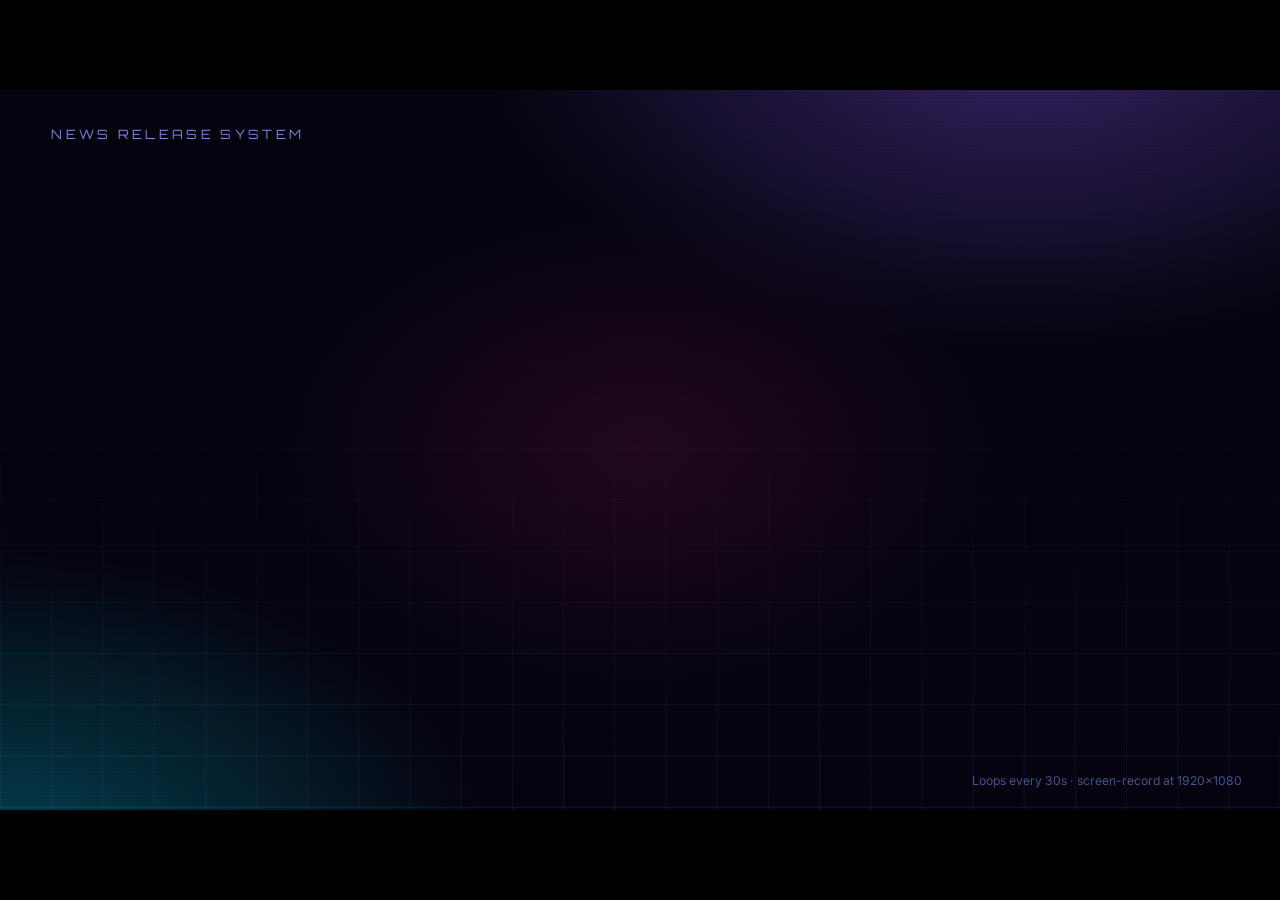
<file: showcase.html>
<!DOCTYPE html>
<html lang="en">
<head>
<meta charset="UTF-8" />
<meta name="viewport" content="width=device-width, initial-scale=1.0" />
<title>NRS — 30s Showcase (screen-record this)</title>
<link href="https://fonts.googleapis.com/css2?family=Inter:wght@600;700;800;900&family=Orbitron:wght@700;800;900&display=swap" rel="stylesheet" />
<style>
  :root{
    --brand:#8b5cff;--brand2:#00e5ff;--hot:#ff2e97;--lime:#aaff00;--bg:#05030f;
  }
  *{margin:0;padding:0;box-sizing:border-box;font-family:'Inter',system-ui,sans-serif}
  html,body{height:100%;overflow:hidden;background:#000;color:#fff}
  .stage{position:fixed;inset:0;display:grid;place-items:center}

  .frame{position:relative;width:min(100vw,177.78vh);height:min(56.25vw,100vh);overflow:hidden;
    background:
      radial-gradient(1000px 600px at 80% -10%,rgba(139,92,255,.38),transparent 55%),
      radial-gradient(900px 600px at 0% 110%,rgba(0,229,255,.3),transparent 55%),
      radial-gradient(600px 400px at 50% 50%,rgba(255,46,151,.12),transparent 60%),
      var(--bg);
  }
  .frame::before{content:"";position:absolute;inset:0;z-index:0;
    background-image:linear-gradient(rgba(0,229,255,.12) 1px,transparent 1px),linear-gradient(90deg,rgba(139,92,255,.12) 1px,transparent 1px);
    background-size:4vw 4vw;mask-image:linear-gradient(transparent 38%,#000);animation:scroll-grid 5s linear infinite}
  @keyframes scroll-grid{to{background-position:0 4vw,4vw 0}}
  .frame::after{content:"";position:absolute;inset:0;pointer-events:none;z-index:40;
    background:repeating-linear-gradient(transparent 0 2px,rgba(0,0,0,.22) 2px 3px);mix-blend-mode:overlay;opacity:.5}

  .scene{position:absolute;inset:0;display:grid;place-items:center;text-align:center;padding:5%;opacity:0;z-index:5}
  .scene .inner{max-width:90%;position:relative}

  .kicker{font-family:'Orbitron',sans-serif;font-size:1.1vw;letter-spacing:.42em;text-transform:uppercase;color:var(--brand2);margin-bottom:2.2vh;text-shadow:0 0 14px var(--brand2)}
  h1{font-family:'Orbitron',sans-serif;font-size:7vw;font-weight:900;line-height:.98}
  h2{font-family:'Orbitron',sans-serif;font-size:4.8vw;font-weight:800;line-height:1.04}
  .grad{background:linear-gradient(100deg,var(--brand2),var(--brand),var(--hot));-webkit-background-clip:text;background-clip:text;color:transparent}
  .hot{color:var(--hot);text-shadow:0 0 18px rgba(255,46,151,.6)}
  .glow{text-shadow:0 0 24px rgba(139,92,255,.7),0 0 44px rgba(0,229,255,.4)}
  p.lead{font-size:2vw;color:#cfd6ff;margin-top:2.2vh;line-height:1.4;font-weight:600}

  .logo{width:11vw;height:11vw;border-radius:2.6vw;background:linear-gradient(135deg,var(--brand),var(--brand2));
    display:grid;place-items:center;font-family:'Orbitron',sans-serif;font-size:6vw;font-weight:900;color:#06030f;margin:0 auto 3vh;
    box-shadow:0 0 6vh var(--brand),inset 0 0 2vh rgba(255,255,255,.25);border:.3vw solid rgba(255,255,255,.25)}

  .press{display:inline-block;font-family:'Orbitron',sans-serif;font-size:1.5vw;letter-spacing:.3em;color:var(--lime);
    border:.2vw solid var(--lime);padding:1.4vh 2.4vw;border-radius:999px;margin-top:3.2vh;
    text-shadow:0 0 12px var(--lime);box-shadow:0 0 24px rgba(170,255,0,.35);animation:blink 1s steps(1) infinite}
  @keyframes blink{50%{opacity:.25}}

  .stats{display:flex;gap:4.5vw;justify-content:center;margin-top:1vh}
  .stat .n{font-family:'Orbitron',sans-serif;font-size:6vw;font-weight:900;line-height:1}
  .stat .l{font-size:1.3vw;color:#aeb6e0;letter-spacing:.12em;text-transform:uppercase;margin-top:1vh}

  .cats{display:flex;gap:1.2vw;justify-content:center;flex-wrap:wrap;margin-top:3.5vh}
  .chip{font-family:'Orbitron',sans-serif;font-size:1.5vw;font-weight:700;padding:1.3vh 2.4vw;border-radius:999px;
    background:rgba(255,255,255,.06);border:.15vw solid rgba(255,255,255,.2)}
  .chip.on{background:linear-gradient(100deg,var(--brand),var(--brand2));border-color:transparent;color:#06030f;box-shadow:0 0 30px rgba(139,92,255,.6)}

  .feat{display:flex;gap:2vw;justify-content:center;flex-wrap:wrap;margin-top:3.5vh}
  .feat .c{background:rgba(255,255,255,.05);border:.15vw solid rgba(255,255,255,.14);border-radius:1.6vw;padding:2.6vh 2.2vw;min-width:13vw}
  .feat .ic{font-size:3.2vw}
  .feat h3{font-family:'Orbitron',sans-serif;font-size:1.6vw;margin:1.2vh 0 .5vh}
  .feat small{font-size:1.1vw;color:#aeb6e0}

  .urls{display:flex;gap:2vw;justify-content:center;flex-wrap:wrap;margin-top:3vh}
  .urls span{font-family:'Orbitron',sans-serif;font-size:1.7vw;font-weight:800;color:#fff;letter-spacing:.04em;
    border:.15vw solid rgba(0,229,255,.4);padding:1.2vh 2vw;border-radius:999px;text-shadow:0 0 16px var(--brand2)}

  .tag27{position:absolute;top:4vh;left:4vw;font-family:'Orbitron',sans-serif;font-size:1vw;letter-spacing:.26em;color:#7f8bd6;z-index:20}
  .progress{position:absolute;bottom:0;left:0;height:.8vh;width:0;z-index:20;
    background:linear-gradient(90deg,var(--brand2),var(--brand),var(--hot));box-shadow:0 0 16px var(--brand);animation:bar 30s linear infinite}
  @keyframes bar{to{width:100%}}
  .hint{position:absolute;bottom:2.4vh;right:3vw;font-size:.95vw;color:#4a5590;z-index:20}

  /* ===== 6 scenes over a 30s loop =====
     s1 0-5 | s2 5-10 | s3 10-15.5 | s4 15.5-21 | s5 21-25.5 | s6 25.5-30 */
  .s1{animation:sc1 30s linear infinite}
  .s2{animation:sc2 30s linear infinite}
  .s3{animation:sc3 30s linear infinite}
  .s4{animation:sc4 30s linear infinite}
  .s5{animation:sc5 30s linear infinite}
  .s6{animation:sc6 30s linear infinite}
  @keyframes sc1{0%{opacity:0;transform:scale(1.15)}2%{opacity:1;transform:scale(1)}15%{opacity:1;transform:scale(1.02)}17%{opacity:0;transform:scale(.9)}100%{opacity:0}}
  @keyframes sc2{0%,16%{opacity:0;transform:translateX(6vw)}18%{opacity:1;transform:translateX(0)}31%{opacity:1}33%{opacity:0;transform:translateX(-6vw)}100%{opacity:0}}
  @keyframes sc3{0%,32%{opacity:0;transform:scale(.92)}34%{opacity:1;transform:scale(1)}50%{opacity:1}52%{opacity:0;transform:scale(1.08)}100%{opacity:0}}
  @keyframes sc4{0%,51%{opacity:0;transform:translateY(5vh)}53%{opacity:1;transform:translateY(0)}69%{opacity:1}71%{opacity:0;transform:translateY(-4vh)}100%{opacity:0}}
  @keyframes sc5{0%,70%{opacity:0;transform:scale(.92)}72%{opacity:1;transform:scale(1)}83%{opacity:1}85%{opacity:0;transform:scale(1.06)}100%{opacity:0}}
  @keyframes sc6{0%,84%{opacity:0;transform:scale(1.1)}86%{opacity:1;transform:scale(1)}99%{opacity:1}100%{opacity:0}}

  .glitch{animation:shake .18s steps(2) 3}
  @keyframes shake{25%{transform:translate(.3vw,-.2vw)}75%{transform:translate(-.3vw,.2vw)}}
  @keyframes pop{from{opacity:0;transform:translateY(1.4vh) scale(.96)}to{opacity:1;transform:none}}
  .s3 .chip{animation:pop .5s both}
  .s3 .chip:nth-child(1){animation-delay:.1s}.s3 .chip:nth-child(2){animation-delay:.2s}
  .s3 .chip:nth-child(3){animation-delay:.3s}.s3 .chip:nth-child(4){animation-delay:.4s}.s3 .chip:nth-child(5){animation-delay:.5s}
  .s5 .c{animation:pop .5s both}
  .s5 .c:nth-child(1){animation-delay:.1s}.s5 .c:nth-child(2){animation-delay:.25s}
  .s5 .c:nth-child(3){animation-delay:.4s}.s5 .c:nth-child(4){animation-delay:.55s}
</style>
</head>
<body>
<div class="stage">
  <div class="frame">
    <div class="tag27">NEWS RELEASE SYSTEM</div>

    <!-- Scene 1 — Hook / Title (0–5s) -->
    <section class="scene s1"><div class="inner">
      <div class="logo">N</div>
      <h1 class="glitch glow">NEWS RELEASE<br>SYSTEM</h1>
      <div class="press">▶ PRESS START</div>
    </div></section>

    <!-- Scene 2 — The hook (5–10s) -->
    <section class="scene s2"><div class="inner">
      <div class="kicker">Attention, gamers</div>
      <h2>Tired of <span class="hot">hunting</span> for the<br>news that actually <span class="grad">matters?</span></h2>
      <p class="lead">Too many tabs. Too much clickbait. Not enough time to play.</p>
    </div></section>

    <!-- Scene 3 — One feed (10–15.5s) -->
    <section class="scene s3"><div class="inner">
      <div class="kicker">One feed · every platform</div>
      <h2 class="glow">All your game news.<br><span class="grad">One clean drop.</span></h2>
      <div class="cats">
        <span class="chip on">News</span><span class="chip">Nintendo</span>
        <span class="chip">PlayStation</span><span class="chip">Xbox</span><span class="chip">PC</span>
      </div>
    </div></section>

    <!-- Scene 4 — Stats (15.5–21s) -->
    <section class="scene s4"><div class="inner">
      <div class="kicker">Built different</div>
      <div class="stats">
        <div class="stat"><div class="n grad" data-to="6" data-suffix="+">0</div><div class="l">Channels</div></div>
        <div class="stat"><div class="n glow" data-to="3" data-suffix="s">0</div><div class="l">To key points</div></div>
        <div class="stat"><div class="n hot" data-to="100" data-suffix="%">0</div><div class="l">Sourced</div></div>
      </div>
      <p class="lead">Key points up top. Real sources linked below.</p>
    </div></section>

    <!-- Scene 5 — Features (21–25.5s) -->
    <section class="scene s5"><div class="inner">
      <div class="kicker">Your command center</div>
      <div class="feat">
        <div class="c"><div class="ic">🔗</div><h3>Sources</h3><small>Verified</small></div>
        <div class="c"><div class="ic">🔖</div><h3>Bookmarks</h3><small>Save drops</small></div>
        <div class="c"><div class="ic">✍️</div><h3>Create</h3><small>Publish</small></div>
        <div class="c"><div class="ic">🔥</div><h3>Trending</h3><small>What's hot</small></div>
      </div>
    </div></section>

    <!-- Scene 6 — CTA (25.5–30s) -->
    <section class="scene s6"><div class="inner">
      <div class="logo">N</div>
      <h1 class="glow">PRESS PLAY<br><span class="grad">ON THE NEWS</span></h1>
      <div class="urls"><span>▶ nrs.rabutenri.com</span></div>
    </div></section>

    <div class="progress"></div>
    <div class="hint">Loops every 30s · screen-record at 1920×1080</div>
  </div>
</div>

<script>
  function runCounters(){
    document.querySelectorAll('.s4 .n').forEach(function(el){
      var to = +el.dataset.to, suf = el.dataset.suffix || '', dur = 1100, start = null;
      function step(ts){
        if(!start) start = ts;
        var p = Math.min((ts - start)/dur, 1);
        el.textContent = Math.round((1 - Math.pow(1-p,3)) * to) + suf;
        if(p < 1) requestAnimationFrame(step);
      }
      requestAnimationFrame(step);
    });
  }
  // Scene 4 starts ~15.5s into each 30s loop
  function schedule(){ setTimeout(runCounters, 15500); }
  schedule();
  setInterval(schedule, 30000);
</script>
</body>
</html>
</file>
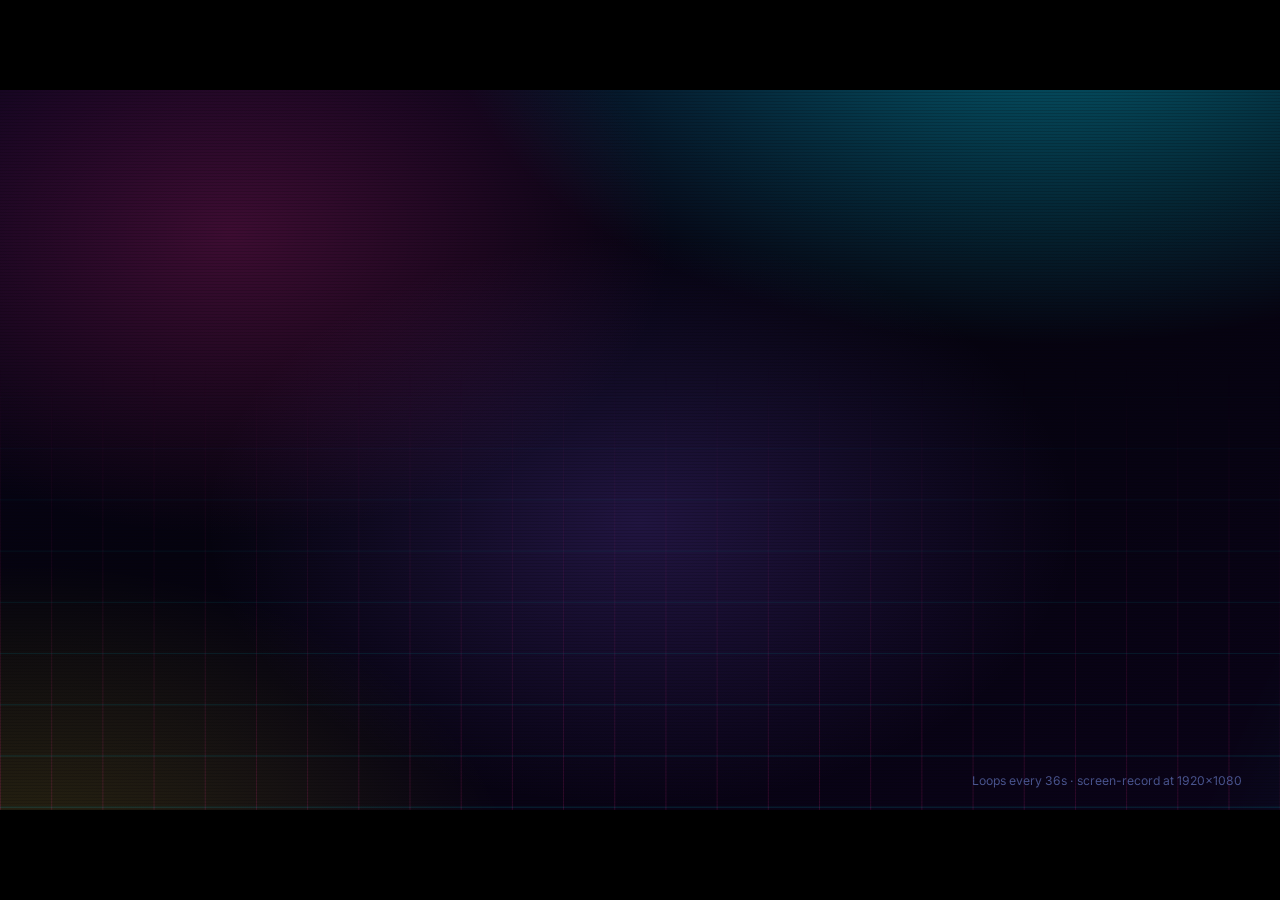
<file: previous-version/showcase.html>
<!DOCTYPE html>
<html lang="en">
<head>
<meta charset="UTF-8" />
<meta name="viewport" content="width=device-width, initial-scale=1.0" />
<title>NRS — 36s Showcase (screen-record this)</title>
<link href="https://fonts.googleapis.com/css2?family=Inter:wght@600;700;800;900&family=Orbitron:wght@700;800;900&display=swap" rel="stylesheet" />
<style>
  :root{
    --brand:#8b5cff;      /* electric purple */
    --brand2:#00e5ff;     /* neon cyan */
    --hot:#ff2e97;        /* hot pink */
    --lime:#aaff00;       /* arcade lime */
    --yellow:#fcee0a;     /* cyberpunk 2077 signature yellow */
    --bg:#05030f;
  }
  *{margin:0;padding:0;box-sizing:border-box;font-family:'Inter',system-ui,sans-serif}
  html,body{height:100%;overflow:hidden;background:#000;color:#fff}
  .stage{position:fixed;inset:0;display:grid;place-items:center}

  /* 16:9 stage that scales to the viewport */
  .frame{position:relative;width:min(100vw,177.78vh);height:min(56.25vw,100vh);overflow:hidden;
    background:
      radial-gradient(1100px 620px at 82% -12%,rgba(0,229,255,.40),transparent 55%),
      radial-gradient(950px 640px at 2% 112%,rgba(252,238,10,.16),transparent 52%),
      radial-gradient(760px 520px at 18% 20%,rgba(255,46,151,.22),transparent 58%),
      radial-gradient(700px 460px at 50% 60%,rgba(139,92,255,.20),transparent 62%),
      linear-gradient(160deg,#07031a 0%,#05030f 45%,#0a0318 100%);
  }
  /* animated neon grid floor */
  .frame::before{content:"";position:absolute;inset:0;
    background-image:linear-gradient(rgba(0,229,255,.18) 1px,transparent 1px),linear-gradient(90deg,rgba(255,46,151,.16) 1px,transparent 1px);
    background-size:4vw 4vw;mask-image:linear-gradient(transparent 38%,#000);animation:scroll-grid 5s linear infinite;z-index:0}
  @keyframes scroll-grid{to{background-position:0 4vw,4vw 0}}
  /* scan lines + CRT flicker + vignette for that cyberpunk feel */
  .frame::after{content:"";position:absolute;inset:0;pointer-events:none;z-index:30;
    background:
      repeating-linear-gradient(transparent 0 2px,rgba(0,0,0,.26) 2px 3px),
      radial-gradient(130% 130% at 50% 50%,transparent 58%,rgba(0,0,0,.55) 100%);
    mix-blend-mode:multiply;opacity:.6;animation:crt-flicker 3.4s steps(60) infinite}
  @keyframes crt-flicker{0%,100%{opacity:.6}48%{opacity:.52}49%{opacity:.72}50%{opacity:.55}}

  /* roaming light sweep for extra motion */
  .sweep{position:absolute;inset:0;z-index:2;pointer-events:none;mix-blend-mode:screen;opacity:.5;
    background:linear-gradient(115deg,transparent 42%,rgba(0,229,255,.16) 50%,transparent 58%);
    background-size:260% 100%;animation:sweep 7s ease-in-out infinite}
  @keyframes sweep{0%{background-position:120% 0}100%{background-position:-120% 0}}

  .scene{position:absolute;inset:0;display:grid;place-items:center;text-align:center;padding:5%;opacity:0;z-index:5}
  .scene .inner{max-width:88%;position:relative}

  .kicker{display:inline-block;font-family:'Orbitron',sans-serif;font-size:1.05vw;letter-spacing:.42em;text-transform:uppercase;color:var(--yellow);margin-bottom:2.2vh;text-shadow:0 0 14px rgba(252,238,10,.6);
    padding:.6vh 1.4vw;border:.12vw solid rgba(252,238,10,.4);border-left:.4vw solid var(--yellow)}
  h1{font-family:'Orbitron',sans-serif;font-size:7vw;font-weight:900;line-height:.98;letter-spacing:-.01em}
  h2{font-family:'Orbitron',sans-serif;font-size:4.6vw;font-weight:800;line-height:1.05}
  .grad{background:linear-gradient(100deg,var(--brand2),var(--brand),var(--hot));-webkit-background-clip:text;background-clip:text;color:transparent}
  .hot{color:var(--hot);text-shadow:0 0 18px rgba(255,46,151,.6)}
  .glow{text-shadow:0 0 24px rgba(139,92,255,.7),0 0 44px rgba(0,229,255,.4)}
  p.lead{font-size:2vw;color:#cfd6ff;margin-top:2.2vh;line-height:1.45;font-weight:600}

  .logo{width:11vw;height:11vw;border-radius:2.6vw;background:linear-gradient(135deg,var(--brand),var(--brand2));
    display:grid;place-items:center;font-family:'Orbitron',sans-serif;font-size:6vw;font-weight:900;margin:0 auto 3vh;
    box-shadow:0 0 6vh var(--brand),inset 0 0 2vh rgba(255,255,255,.25);border:.3vw solid rgba(255,255,255,.25)}

  /* PRESS START badge */
  .press{display:inline-block;font-family:'Orbitron',sans-serif;font-size:1.5vw;letter-spacing:.3em;
    color:var(--lime);border:.2vw solid var(--lime);padding:1.4vh 2.4vw;border-radius:999px;margin-top:3.2vh;
    text-shadow:0 0 12px var(--lime);box-shadow:0 0 24px rgba(170,255,0,.35);animation:blink 1s steps(1) infinite}
  @keyframes blink{50%{opacity:.25}}

  /* stat counters */
  .stats{display:flex;gap:4vw;justify-content:center;margin-top:1vh}
  .stat .n{font-family:'Orbitron',sans-serif;font-size:6vw;font-weight:900;line-height:1}
  .stat .l{font-size:1.3vw;color:#aeb6e0;letter-spacing:.12em;text-transform:uppercase;margin-top:1vh}

  /* category chips */
  .cats{display:flex;gap:1.2vw;justify-content:center;flex-wrap:wrap;margin-top:3.5vh}
  .chip{font-family:'Orbitron',sans-serif;font-size:1.5vw;font-weight:700;padding:1.3vh 2.4vw;border-radius:999px;
    background:rgba(255,255,255,.06);border:.15vw solid rgba(255,255,255,.2);color:#fff}
  .chip.on{background:linear-gradient(100deg,var(--brand),var(--brand2));border-color:transparent;box-shadow:0 0 30px rgba(139,92,255,.6)}

  /* feature pills */
  .feat{display:flex;gap:2vw;justify-content:center;flex-wrap:wrap;margin-top:4vh}
  .feat .c{background:rgba(255,255,255,.05);border:.15vw solid rgba(255,255,255,.14);border-radius:1.6vw;padding:3vh 2.4vw;min-width:15vw;
    box-shadow:0 0 0 rgba(0,229,255,0);transition:.3s}
  .feat .ic{font-size:3.4vw}
  .feat h3{font-family:'Orbitron',sans-serif;font-size:1.7vw;margin:1.4vh 0 .6vh}
  .feat small{font-size:1.2vw;color:#aeb6e0}

  .url{display:inline-block;font-family:'Orbitron',sans-serif;font-size:2.4vw;font-weight:800;color:#05030f;background:var(--yellow);
    margin-top:3.4vh;padding:1vh 2.2vw;letter-spacing:.08em;clip-path:polygon(0 0,100% 0,100% 70%,94% 100%,0 100%);
    box-shadow:0 0 28px rgba(252,238,10,.55)}

  .progress{position:absolute;bottom:0;left:0;height:.8vh;width:0;z-index:20;
    background:linear-gradient(90deg,var(--brand2),var(--brand),var(--hot));box-shadow:0 0 16px var(--brand);
    animation:bar 36s linear infinite}
  @keyframes bar{to{width:100%}}
  .hint{position:absolute;bottom:2.4vh;right:3vw;font-size:.95vw;color:#4a5590;z-index:20}

  /* ============ SCENE TIMING — 6 scenes over a 36s loop ============
     Scene windows: s1 0-6 | s2 6-12 | s3 12-19 | s4 19-26 | s5 26-31 | s6 31-36 */
  .s1{animation:sc1 36s linear infinite}
  .s2{animation:sc2 36s linear infinite}
  .s3{animation:sc3 36s linear infinite}
  .s4{animation:sc4 36s linear infinite}
  .s5{animation:sc5 36s linear infinite}
  .s6{animation:sc6 36s linear infinite}
  /* zoom-punch in, hold, snap out */
  @keyframes sc1{0%{opacity:0;transform:scale(1.15)}2%{opacity:1;transform:scale(1)}15%{opacity:1;transform:scale(1.02)}17%{opacity:0;transform:scale(.9)}100%{opacity:0}}
  @keyframes sc2{0%,16%{opacity:0;transform:translateX(6vw)}18%{opacity:1;transform:translateX(0)}31%{opacity:1}33%{opacity:0;transform:translateX(-6vw)}100%{opacity:0}}
  @keyframes sc3{0%,32%{opacity:0;transform:scale(.92)}34%{opacity:1;transform:scale(1)}51%{opacity:1}53%{opacity:0;transform:scale(1.08)}100%{opacity:0}}
  @keyframes sc4{0%,52%{opacity:0;transform:translateY(5vh)}54%{opacity:1;transform:translateY(0)}70%{opacity:1}72%{opacity:0;transform:translateY(-4vh)}100%{opacity:0}}
  @keyframes sc5{0%,71%{opacity:0;transform:scale(.92)}73%{opacity:1;transform:scale(1)}84%{opacity:1}86%{opacity:0;transform:scale(1.06)}100%{opacity:0}}
  @keyframes sc6{0%,85%{opacity:0;transform:scale(1.1)}87%{opacity:1;transform:scale(1)}99%{opacity:1}100%{opacity:0}}

  /* title glitch — chromatic aberration (cyberpunk) */
  .glitch{position:relative;animation:shake .18s steps(2) 3}
  @keyframes shake{25%{transform:translate(.3vw,-.2vw)}75%{transform:translate(-.3vw,.2vw)}}
  .glitch::before,.glitch::after{content:attr(data-text);position:absolute;left:0;top:0;width:100%;
    clip-path:inset(0 0 0 0);opacity:.85;pointer-events:none}
  .glitch::before{color:var(--hot);transform:translate(.12em,0);mix-blend-mode:screen;animation:glitch-x 2.2s infinite steps(2)}
  .glitch::after{color:var(--brand2);transform:translate(-.12em,0);mix-blend-mode:screen;animation:glitch-y 1.8s infinite steps(2)}
  @keyframes glitch-x{0%,92%,100%{clip-path:inset(0 0 100% 0)}93%{clip-path:inset(0 0 72% 0)}95%{clip-path:inset(46% 0 34% 0)}97%{clip-path:inset(78% 0 6% 0)}}
  @keyframes glitch-y{0%,90%,100%{clip-path:inset(100% 0 0 0)}91%{clip-path:inset(10% 0 76% 0)}94%{clip-path:inset(54% 0 22% 0)}96%{clip-path:inset(30% 0 58% 0)}}
  /* staggered pop for list items / chips */
  @keyframes pop{from{opacity:0;transform:translateY(1.4vh) scale(.96)}to{opacity:1;transform:none}}
  .s3 .chip{animation:pop .5s both}
  .s3 .chip:nth-child(1){animation-delay:.1s}.s3 .chip:nth-child(2){animation-delay:.2s}
  .s3 .chip:nth-child(3){animation-delay:.3s}.s3 .chip:nth-child(4){animation-delay:.4s}.s3 .chip:nth-child(5){animation-delay:.5s}
  .s5 .c{animation:pop .5s both}
  .s5 .c:nth-child(1){animation-delay:.1s}.s5 .c:nth-child(2){animation-delay:.25s}
  .s5 .c:nth-child(3){animation-delay:.4s}.s5 .c:nth-child(4){animation-delay:.55s}
</style>
</head>
<body>
<div class="stage">
  <div class="frame">
    <div class="sweep"></div>

    <!-- Scene 1 — Hook / Title (0–6s) -->
    <section class="scene s1"><div class="inner">
      <div class="logo">N</div>
      <h1 class="glitch glow" data-text="NEWS RELEASE SYSTEM">NEWS RELEASE<br>SYSTEM</h1>
      <div class="press">▶ PRESS START</div>
    </div></section>

    <!-- Scene 2 — The hook question (6–12s) -->
    <section class="scene s2"><div class="inner">
      <div class="kicker">Attention, gamers</div>
      <h2>Tired of <span class="hot">hunting</span> for the<br>news that actually <span class="grad">matters?</span></h2>
      <p class="lead">Too many tabs. Too much clickbait. Not enough time to play.</p>
    </div></section>

    <!-- Scene 3 — One feed, every platform (12–19s) -->
    <section class="scene s3"><div class="inner">
      <div class="kicker">One feed · every platform</div>
      <h2 class="glow">All your game news.<br><span class="grad">One clean drop.</span></h2>
      <div class="cats">
        <span class="chip on">News</span><span class="chip">Nintendo</span>
        <span class="chip">PlayStation</span><span class="chip">Xbox</span><span class="chip">PC</span>
      </div>
    </div></section>

    <!-- Scene 4 — Stats / value (19–26s) -->
    <section class="scene s4"><div class="inner">
      <div class="kicker">Built different</div>
      <div class="stats">
        <div class="stat"><div class="n grad" data-to="6" data-suffix="+">0</div><div class="l">Categories</div></div>
        <div class="stat"><div class="n glow" data-to="3" data-suffix="s">0</div><div class="l">To the key points</div></div>
        <div class="stat"><div class="n hot" data-to="100" data-suffix="%">0</div><div class="l">Sourced &amp; legit</div></div>
      </div>
      <p class="lead">Key-point summaries up top. Real sources linked below.</p>
    </div></section>

    <!-- Scene 5 — Features (26–31s) -->
    <section class="scene s5"><div class="inner">
      <div class="kicker">Your command center</div>
      <div class="feat">
        <div class="c"><div class="ic">🔗</div><h3>Sources</h3><small>Verified &amp; linked</small></div>
        <div class="c"><div class="ic">🔖</div><h3>Bookmarks</h3><small>Save the drops</small></div>
        <div class="c"><div class="ic">✍️</div><h3>Create</h3><small>Publish your own</small></div>
        <div class="c"><div class="ic">🔥</div><h3>Trending</h3><small>What's hot now</small></div>
      </div>
    </div></section>

    <!-- Scene 6 — Call to action (31–36s) -->
    <section class="scene s6"><div class="inner">
      <div class="logo">N</div>
      <h1 class="glitch glow" data-text="PRESS PLAY ON THE NEWS">PRESS PLAY<br><span class="grad">ON THE NEWS</span></h1>
      <div class="url">▶ fyp-nrs.geyser.host</div>
    </div></section>

    <div class="progress"></div>
    <div class="hint">Loops every 36s · screen-record at 1920×1080</div>
  </div>
</div>

<script>
  // Animate the stat counters each time Scene 4 comes around (every 36s loop)
  function runCounters(){
    document.querySelectorAll('.s4 .n').forEach(function(el){
      var to = +el.dataset.to, suf = el.dataset.suffix || '', dur = 1200, start = null;
      function step(ts){
        if(!start) start = ts;
        var p = Math.min((ts - start)/dur, 1);
        var val = Math.round((1 - Math.pow(1-p,3)) * to); // easeOutCubic
        el.textContent = val + suf;
        if(p < 1) requestAnimationFrame(step);
      }
      requestAnimationFrame(step);
    });
  }
  // Scene 4 starts ~19s into each 36s loop
  function schedule(){ setTimeout(runCounters, 19000); }
  schedule();
  setInterval(schedule, 36000);
</script>
</body>
</html>
</file>
<file: styles.css>
/* ===== Design tokens — futuristic / gamer ===== */
:root{
  --bg:#05030f;
  --bg-soft:#0b0820;
  --surface:rgba(255,255,255,.04);
  --surface-2:rgba(255,255,255,.06);
  --ink:#eaf0ff;
  --ink-soft:#9aa6d6;
  --line:rgba(139,92,255,.22);
  --brand:#8b5cff;      /* electric purple */
  --brand2:#00e5ff;     /* neon cyan */
  --hot:#ff2e97;        /* hot pink */
  --lime:#aaff00;
  --radius:16px;
  --glow:0 0 30px rgba(139,92,255,.35);
  --maxw:1160px;
}
*{box-sizing:border-box;margin:0;padding:0}
html{scroll-behavior:smooth}
body{
  font-family:'Inter',system-ui,-apple-system,Segoe UI,Roboto,sans-serif;
  color:var(--ink);
  background:var(--bg);
  line-height:1.6;
  -webkit-font-smoothing:antialiased;
  overflow-x:hidden;
  position:relative;
}
.container{max-width:var(--maxw);margin:0 auto;padding:0 24px;position:relative;z-index:2}
a{color:inherit;text-decoration:none}
code{background:rgba(0,229,255,.12);color:var(--brand2);padding:.1em .4em;border-radius:5px;font-size:.9em}
h1,h2,h3{line-height:1.12;letter-spacing:-.02em}
.glow{text-shadow:0 0 24px rgba(139,92,255,.6),0 0 44px rgba(0,229,255,.3)}

/* ===== Animated background ===== */
.bg-grid{position:fixed;inset:0;z-index:0;pointer-events:none;
  background-image:linear-gradient(rgba(0,229,255,.06) 1px,transparent 1px),linear-gradient(90deg,rgba(139,92,255,.06) 1px,transparent 1px);
  background-size:52px 52px;
  mask-image:radial-gradient(1200px 700px at 50% -10%,#000,transparent 80%);
  animation:grid-move 20s linear infinite}
@keyframes grid-move{to{background-position:52px 52px}}
.bg-orbs{position:fixed;inset:0;z-index:0;pointer-events:none;overflow:hidden}
.bg-orbs span{position:absolute;border-radius:50%;filter:blur(90px);opacity:.5;animation:float 16s ease-in-out infinite}
.bg-orbs span:nth-child(1){width:480px;height:480px;background:var(--brand);top:-120px;right:-80px}
.bg-orbs span:nth-child(2){width:420px;height:420px;background:var(--brand2);bottom:-140px;left:-100px;animation-delay:-5s}
.bg-orbs span:nth-child(3){width:360px;height:360px;background:var(--hot);top:40%;left:55%;opacity:.3;animation-delay:-9s}
@keyframes float{0%,100%{transform:translate(0,0)}50%{transform:translate(0,-40px)}}
.scanlines{position:fixed;inset:0;z-index:1;pointer-events:none;
  background:repeating-linear-gradient(transparent 0 2px,rgba(0,0,0,.14) 2px 3px);mix-blend-mode:overlay;opacity:.4}

/* ===== Buttons ===== */
.btn{display:inline-flex;align-items:center;gap:.4em;border-radius:999px;padding:.72em 1.4em;font-weight:600;font-size:.95rem;transition:transform .15s ease,box-shadow .25s ease,background .2s ease;cursor:pointer;border:1px solid transparent;white-space:nowrap}
.btn:hover{transform:translateY(-2px)}
.btn-lg{padding:.95em 1.7em;font-size:1.02rem}
.btn-primary{background:linear-gradient(100deg,var(--brand),var(--brand2));color:#06030f;font-weight:700;box-shadow:0 0 24px rgba(139,92,255,.5)}
.btn-primary:hover{box-shadow:0 0 36px rgba(0,229,255,.6)}
.btn-ghost{background:transparent;border-color:var(--line);color:var(--ink)}
.btn-ghost:hover{border-color:var(--brand2);color:var(--brand2);box-shadow:0 0 20px rgba(0,229,255,.25)}
.btn-light{background:linear-gradient(100deg,var(--brand2),#fff);color:#06030f;font-weight:700;box-shadow:0 0 30px rgba(0,229,255,.5)}

/* ===== Header ===== */
.site-header{position:sticky;top:0;z-index:50;background:rgba(5,3,15,.72);backdrop-filter:blur(14px);border-bottom:1px solid var(--line)}
.nav{display:flex;align-items:center;gap:24px;height:70px}
.brand{display:flex;align-items:center;gap:10px;font-weight:800;font-size:1.05rem;font-family:'Orbitron',sans-serif;letter-spacing:.02em}
.brand-mark{width:36px;height:36px;display:grid;place-items:center;border-radius:10px;background:linear-gradient(135deg,var(--brand),var(--brand2));color:#06030f;font-weight:900;font-family:'Orbitron',sans-serif;box-shadow:0 0 18px rgba(139,92,255,.6)}
.brand-text{font-size:.95rem}
.nav-links{display:flex;gap:26px;margin-left:auto;font-weight:500;color:var(--ink-soft)}
.nav-links a:hover{color:var(--brand2)}
.site-header .btn-primary{margin-left:8px}

/* ===== Hero ===== */
.hero{position:relative;padding:84px 0 64px}
.hero-grid{display:grid;grid-template-columns:1.05fr .95fr;gap:48px;align-items:center}
.eyebrow{display:inline-block;font-family:'Orbitron',sans-serif;font-size:.74rem;font-weight:700;letter-spacing:.22em;text-transform:uppercase;color:var(--brand2);background:rgba(0,229,255,.08);border:1px solid rgba(0,229,255,.25);padding:.4em .9em;border-radius:999px;margin-bottom:20px;text-shadow:0 0 12px rgba(0,229,255,.5)}
.eyebrow.light{color:var(--lime);background:rgba(170,255,0,.08);border-color:rgba(170,255,0,.3);text-shadow:0 0 12px rgba(170,255,0,.5)}
.hero-title{font-family:'Orbitron',sans-serif;font-size:clamp(2.4rem,5vw,3.8rem);font-weight:900;line-height:1.02}
.grad{background:linear-gradient(100deg,var(--brand2),var(--brand),var(--hot));-webkit-background-clip:text;background-clip:text;color:transparent}
.hero-tagline{font-size:1.25rem;font-weight:600;margin:16px 0 10px;color:var(--ink)}
.hero-sub{color:var(--ink-soft);font-size:1.06rem;max-width:34em}
.hero-cta{display:flex;gap:12px;flex-wrap:wrap;margin:28px 0}
.hero-stats{display:flex;gap:34px;list-style:none;flex-wrap:wrap}
.hero-stats li{display:flex;flex-direction:column}
.hero-stats strong{font-family:'Orbitron',sans-serif;font-size:1.6rem;font-weight:800;color:var(--brand2);text-shadow:0 0 16px rgba(0,229,255,.5)}
.hero-stats span{font-size:.82rem;color:var(--ink-soft);letter-spacing:.04em}

/* ===== Holographic browser mockup ===== */
.hero-mock{perspective:1600px}
.browser{background:rgba(11,8,32,.8);border-radius:16px;border:1px solid var(--line);box-shadow:0 0 60px rgba(139,92,255,.3),inset 0 0 1px rgba(0,229,255,.4);overflow:hidden;transform:rotateY(-10deg) rotateX(4deg);transition:transform .5s ease;backdrop-filter:blur(6px)}
.hero-mock:hover .browser{transform:rotateY(0) rotateX(0)}
.browser-bar{display:flex;align-items:center;gap:7px;padding:11px 14px;background:rgba(0,0,0,.3);border-bottom:1px solid var(--line)}
.dot{width:11px;height:11px;border-radius:50%}
.dot.red{background:#ff5f57}.dot.amber{background:#febc2e}.dot.green{background:#28c840}
.url{margin-left:12px;font-size:.76rem;color:var(--brand2);background:rgba(0,229,255,.06);border:1px solid rgba(0,229,255,.25);border-radius:7px;padding:3px 12px;flex:1;max-width:260px;font-family:'Orbitron',sans-serif;letter-spacing:.03em}
.browser-body{padding:16px}
.mock-top{display:flex;align-items:center;gap:10px;margin-bottom:14px}
.mock-logo{width:28px;height:28px;border-radius:8px;background:linear-gradient(135deg,var(--brand),var(--brand2));color:#06030f;font-weight:900;display:grid;place-items:center;font-size:.9rem;font-family:'Orbitron',sans-serif}
.mock-search{flex:1;background:rgba(255,255,255,.04);border:1px solid var(--line);border-radius:8px;padding:6px 12px;font-size:.8rem;color:var(--ink-soft)}
.mock-pill{font-size:.76rem;font-weight:600;color:var(--brand2);border:1px solid rgba(0,229,255,.3);border-radius:999px;padding:4px 12px}
.mock-cats{display:flex;gap:7px;margin-bottom:14px;flex-wrap:wrap}
.chip{font-size:.74rem;padding:5px 11px;border-radius:999px;background:rgba(255,255,255,.05);color:var(--ink-soft);font-weight:600;border:1px solid var(--line)}
.chip.active{background:linear-gradient(100deg,var(--brand),var(--brand2));color:#06030f;border-color:transparent;box-shadow:0 0 16px rgba(139,92,255,.5)}
.mock-card{border:1px solid var(--line);border-radius:12px;padding:14px;margin-bottom:10px;background:rgba(255,255,255,.02);animation:floaty 6s ease-in-out infinite}
.mock-card.dim{opacity:.55}
.mock-meta{font-size:.72rem;color:var(--ink-soft);margin-bottom:6px}
.mock-card h3{font-size:.98rem;font-weight:700;color:var(--ink)}
.mock-keys{margin-top:10px;background:rgba(0,229,255,.06);border:1px solid rgba(0,229,255,.18);border-radius:9px;padding:9px}
.mock-keys span{font-size:.7rem;font-weight:700;color:var(--brand2)}
.mock-keys i{display:block;height:6px;border-radius:4px;background:rgba(154,166,214,.3);margin-top:7px}
.mock-keys i.short{width:60%}
@keyframes floaty{0%,100%{transform:translateY(0)}50%{transform:translateY(-5px)}}

/* ===== Trust bar ===== */
.trustbar{border-top:1px solid var(--line);border-bottom:1px solid var(--line);background:rgba(11,8,32,.5);padding:24px 0}
.trustbar p{text-align:center;font-family:'Orbitron',sans-serif;font-size:.74rem;letter-spacing:.2em;text-transform:uppercase;color:var(--ink-soft);margin-bottom:12px}
.trust-items{display:flex;justify-content:center;gap:28px;flex-wrap:wrap;font-weight:600}
.trust-items span{font-size:.95rem;color:var(--ink)}

/* ===== Sections ===== */
.section{padding:88px 0}
.section-alt{background:rgba(11,8,32,.4)}
.section-head{text-align:center;max-width:42em;margin:0 auto 50px}
.section-head h2{font-family:'Orbitron',sans-serif;font-size:clamp(1.7rem,3.4vw,2.4rem);font-weight:800;margin:8px 0 12px}
.section-head p{color:var(--ink-soft);font-size:1.06rem}

/* ===== Feature grid ===== */
.feature-grid{display:grid;grid-template-columns:repeat(3,1fr);gap:22px}
.feature-card{background:var(--surface);border:1px solid var(--line);border-radius:var(--radius);padding:28px;transition:transform .25s ease,box-shadow .25s ease,border-color .25s ease;backdrop-filter:blur(4px)}
.feature-card:hover{transform:translateY(-6px);box-shadow:0 0 40px rgba(139,92,255,.3);border-color:rgba(0,229,255,.5)}
.f-icon{width:54px;height:54px;border-radius:14px;display:grid;place-items:center;font-size:1.5rem;background:linear-gradient(135deg,rgba(139,92,255,.2),rgba(0,229,255,.2));border:1px solid var(--line);margin-bottom:16px}
.feature-card h3{font-size:1.18rem;margin-bottom:8px;color:var(--ink)}
.feature-card p{color:var(--ink-soft)}

/* ===== Steps ===== */
.steps{display:grid;grid-template-columns:repeat(3,1fr);gap:22px}
.step{position:relative;background:var(--surface);border:1px solid var(--line);border-radius:var(--radius);padding:30px;backdrop-filter:blur(4px)}
.step-num{font-family:'Orbitron',sans-serif;font-size:1.3rem;font-weight:800;color:#06030f;width:52px;height:46px;border-radius:12px;display:grid;place-items:center;background:linear-gradient(135deg,var(--brand),var(--brand2));margin-bottom:16px;box-shadow:0 0 20px rgba(139,92,255,.5)}
.step h3{font-size:1.2rem;margin-bottom:8px;color:var(--ink)}
.step p{color:var(--ink-soft)}

/* ===== Audience ===== */
.audience-grid{display:grid;grid-template-columns:1.1fr .9fr;gap:48px;align-items:center}
.audience-grid h2{font-family:'Orbitron',sans-serif;font-size:clamp(1.6rem,3.2vw,2.2rem);font-weight:800;margin:8px 0 14px}
.audience-grid > div > p{color:var(--ink-soft);font-size:1.06rem;margin-bottom:18px}
.check-list{list-style:none;margin-bottom:26px;display:grid;gap:12px}
.check-list li{position:relative;padding-left:34px;color:var(--ink)}
.check-list li::before{content:"▹";position:absolute;left:0;top:0;color:var(--brand2);font-weight:800;text-shadow:0 0 10px rgba(0,229,255,.6)}
.quote-card{background:linear-gradient(135deg,rgba(139,92,255,.14),rgba(0,229,255,.08));border:1px solid var(--line);border-radius:var(--radius);padding:40px;box-shadow:0 0 40px rgba(139,92,255,.2);backdrop-filter:blur(4px)}
.quote{font-size:1.35rem;font-weight:600;line-height:1.4;color:var(--ink)}
.quote-by{display:block;margin-top:18px;color:var(--ink-soft);font-size:.9rem}

/* ===== Portals (launch links) ===== */
.portal-grid{display:grid;grid-template-columns:1fr 1fr;gap:22px}
/* when only one portal is shown, center it at a readable width */
.portal-grid:has(> .portal:only-child){grid-template-columns:minmax(0,560px);justify-content:center}
.portal{display:block;background:var(--surface);border:1px solid var(--line);border-radius:var(--radius);padding:32px;transition:transform .25s ease,box-shadow .25s ease,border-color .25s ease;backdrop-filter:blur(4px)}
.portal:hover{transform:translateY(-6px);border-color:var(--brand2);box-shadow:0 0 44px rgba(0,229,255,.3)}
.portal-tag{font-family:'Orbitron',sans-serif;font-size:.7rem;letter-spacing:.18em;text-transform:uppercase;color:var(--lime);border:1px solid rgba(170,255,0,.3);padding:.3em .8em;border-radius:999px}
.portal h3{font-family:'Orbitron',sans-serif;font-size:1.4rem;margin:16px 0 8px;color:var(--ink)}
.portal p{color:var(--ink-soft);margin-bottom:18px}
.portal-go{font-weight:700;color:var(--brand2)}

/* ===== Watch / video player ===== */
.player{position:relative;max-width:900px;margin:0 auto;border-radius:18px;overflow:hidden;
  border:1px solid var(--line);background:#000;
  box-shadow:0 0 60px rgba(139,92,255,.3),inset 0 0 1px rgba(0,229,255,.5);
  aspect-ratio:16/9}
.player::after{content:"";position:absolute;inset:0;border-radius:18px;pointer-events:none;
  box-shadow:inset 0 0 0 1px rgba(0,229,255,.25)}
.player-frame{position:absolute;inset:0;width:100%;height:100%;border:0;display:block;background:#05030f}
.player-note{text-align:center;color:var(--ink-soft);font-size:.9rem;margin-top:18px}

/* ===== Taglines ===== */
.tag-grid{display:grid;grid-template-columns:repeat(3,1fr);gap:18px}
.tag-card{display:flex;gap:14px;align-items:center;background:var(--surface);border:1px solid var(--line);border-radius:14px;padding:20px;backdrop-filter:blur(4px)}
.tag-k{width:34px;height:34px;flex:none;border-radius:9px;background:linear-gradient(135deg,var(--brand),var(--brand2));color:#06030f;font-weight:800;display:grid;place-items:center;font-family:'Orbitron',sans-serif}
.tag-card p{font-weight:600;color:var(--ink)}
.tag-card em{color:var(--ink-soft);font-weight:500;font-size:.85em}

/* ===== Team ===== */
.team-slots{display:flex;justify-content:center;gap:24px;flex-wrap:wrap}
.member{display:flex;flex-direction:column;align-items:center;gap:4px;min-width:120px}
.avatar{width:62px;height:62px;border-radius:50%;background:linear-gradient(135deg,var(--brand),var(--brand2));display:grid;place-items:center;font-weight:800;font-size:1.2rem;color:#06030f;margin-bottom:6px;font-family:'Orbitron',sans-serif;box-shadow:0 0 22px rgba(139,92,255,.5)}
.member strong{font-size:.98rem;color:var(--ink)}
.member small{color:var(--ink-soft)}

/* ===== Final CTA ===== */
.cta{text-align:center}
.cta-inner h2{font-family:'Orbitron',sans-serif;font-size:clamp(2rem,4vw,3rem);font-weight:900;margin:8px 0}
.cta-sub{color:var(--ink-soft);font-size:1.1rem;margin-bottom:34px;max-width:36em;margin-left:auto;margin-right:auto}

/* ===== Footer ===== */
.site-footer{background:rgba(0,0,0,.4);border-top:1px solid var(--line);color:var(--ink-soft);padding:26px 0}
.footer-inner{display:flex;justify-content:space-between;gap:16px;flex-wrap:wrap;font-size:.9rem;align-items:center}
.footer-links{display:flex;gap:18px}
.footer-links a:hover{color:var(--brand2)}

/* ===== Feedback form ===== */
.feedback-wrap{max-width:720px;margin:0 auto}
.feedback-form{display:grid;gap:16px;background:var(--surface);border:1px solid var(--line);border-radius:var(--radius);padding:32px;backdrop-filter:blur(4px);box-shadow:0 0 40px rgba(139,92,255,.18)}
.feedback-form .fb-row{display:grid;grid-template-columns:1fr 1fr;gap:16px}
.feedback-form label{display:flex;flex-direction:column;gap:8px;font-weight:600;color:var(--ink);font-size:.92rem}
.feedback-form .opt{color:var(--ink-soft);font-weight:400}
.feedback-form input,.feedback-form select,.feedback-form textarea{
  background:rgba(0,0,0,.25);border:1px solid var(--line);border-radius:10px;padding:12px 14px;color:var(--ink);
  font-family:inherit;font-size:1rem;transition:border-color .2s ease,box-shadow .2s ease}
.feedback-form input:focus,.feedback-form select:focus,.feedback-form textarea:focus{
  outline:none;border-color:var(--brand2);box-shadow:0 0 0 3px rgba(0,229,255,.15)}
.feedback-form textarea{resize:vertical}
.feedback-form .btn{justify-self:start}
/* interactive star rating */
.rating-field{display:flex;flex-direction:column;gap:8px}
.rating-label{font-weight:600;color:var(--ink);font-size:.92rem}
.star-rating{display:flex;align-items:center;gap:4px}
.star-rating .star{background:none;border:none;cursor:pointer;font-size:2rem;line-height:1;padding:0 2px;
  color:rgba(154,166,214,.3);transition:color .12s ease,transform .12s ease,text-shadow .12s ease}
.star-rating .star:hover{transform:scale(1.18)}
.star-rating .star.on{color:#ffd34d;text-shadow:0 0 14px rgba(255,211,77,.7)}
.star-rating .star:focus-visible{outline:2px solid var(--brand2);outline-offset:3px;border-radius:6px}
.rating-text{margin-left:12px;font-size:.9rem;font-weight:600;color:var(--brand2);min-width:8ch}
.fb-status{margin:0;font-weight:600;min-height:1.2em}
.fb-status.ok{color:var(--lime);text-shadow:0 0 10px rgba(170,255,0,.4)}
.fb-status.err{color:var(--hot)}

/* ===== Admin page ===== */
.admin-body{min-height:100vh}
.admin-logo{width:54px;height:54px;border-radius:14px;background:linear-gradient(135deg,var(--brand),var(--brand2));display:grid;place-items:center;font-family:'Orbitron',sans-serif;font-weight:900;font-size:1.6rem;color:#06030f;box-shadow:0 0 24px rgba(139,92,255,.6);margin:0 auto}
.admin-logo.sm{width:34px;height:34px;font-size:1rem;margin:0}
.admin-gate{min-height:100vh;display:grid;place-items:center;position:relative;z-index:2;padding:24px}
.admin-gate[hidden]{display:none !important}
.gate-card{display:grid;gap:16px;text-align:center;background:var(--surface);border:1px solid var(--line);border-radius:18px;padding:40px;max-width:380px;width:100%;backdrop-filter:blur(8px);box-shadow:0 0 50px rgba(139,92,255,.3)}
.gate-card h1{font-family:'Orbitron',sans-serif;font-size:1.5rem}
.gate-card p{color:var(--ink-soft);font-size:.92rem;margin:0}
.gate-card input{background:rgba(0,0,0,.3);border:1px solid var(--line);border-radius:10px;padding:12px 14px;color:var(--ink);font-size:1rem;text-align:center}
.gate-card input:focus{outline:none;border-color:var(--brand2);box-shadow:0 0 0 3px rgba(0,229,255,.15)}
.gate-card .btn{justify-self:stretch;justify-content:center}
.gate-err{color:var(--hot);font-weight:600;min-height:1.2em}

.admin-panel{position:relative;z-index:2;max-width:980px;margin:0 auto;padding:24px}
.admin-top{display:flex;align-items:center;gap:18px;flex-wrap:wrap;padding:18px 0;border-bottom:1px solid var(--line);margin-bottom:24px}
.admin-brand{display:flex;align-items:center;gap:10px;font-family:'Orbitron',sans-serif;font-weight:800}
.admin-tabs{display:flex;gap:8px;margin-left:auto}
.admin-tabs .tab{background:transparent;border:1px solid var(--line);color:var(--ink-soft);padding:8px 16px;border-radius:999px;cursor:pointer;font-weight:600;font-family:inherit;transition:.2s}
.admin-tabs .tab.active{background:linear-gradient(100deg,var(--brand),var(--brand2));color:#06030f;border-color:transparent}
.badge{background:rgba(0,0,0,.25);border-radius:999px;padding:1px 8px;font-size:.8rem;margin-left:4px}
.admin-bar{display:flex;justify-content:space-between;align-items:center;gap:16px;flex-wrap:wrap;margin-bottom:20px;color:var(--ink-soft);font-size:.92rem}
.admin-actions{display:flex;gap:10px;flex-wrap:wrap}
.admin-actions.bottom{margin-top:24px;align-items:center}
.admin-actions .danger{border-color:rgba(255,46,151,.4);color:var(--hot)}
.save-note{color:var(--lime);font-weight:600}
.admin-fields{display:grid;grid-template-columns:1fr 1fr;gap:16px}
.afield{display:flex;flex-direction:column;gap:6px;font-weight:600;font-size:.86rem;color:var(--ink-soft)}
.afield.toggle{flex-direction:row;align-items:center;gap:10px;grid-column:1/-1}
.afield input[type=text],.afield textarea{background:rgba(0,0,0,.25);border:1px solid var(--line);border-radius:9px;padding:10px 12px;color:var(--ink);font-family:inherit;font-size:.95rem;font-weight:400}
.afield input:focus,.afield textarea:focus{outline:none;border-color:var(--brand2)}
.afield.toggle input{width:20px;height:20px}

/* admin collapsible groups + array editors */
.agroup{border:1px solid var(--line);border-radius:12px;padding:6px 16px 16px;margin-bottom:16px;background:rgba(255,255,255,.02)}
.agroup>summary{cursor:pointer;font-family:'Orbitron',sans-serif;font-weight:700;color:var(--brand2);padding:10px 0;list-style:none}
.agroup>summary::-webkit-details-marker{display:none}
.agroup>summary::before{content:"▸ ";color:var(--brand)}
.agroup[open]>summary::before{content:"▾ "}
.agroup .count{color:var(--ink-soft);font-weight:400;font-size:.85rem}
.agrid{display:grid;grid-template-columns:1fr 1fr;gap:14px;margin-top:8px}
.alist{display:grid;gap:12px;margin-top:8px}
.aitem{display:flex;gap:8px;align-items:center}
.aitem.card{display:grid;grid-template-columns:repeat(auto-fit,minmax(120px,1fr));gap:10px;align-items:end;background:rgba(0,0,0,.2);border:1px solid var(--line);border-radius:10px;padding:14px}
.aitem input[type=text],.aitem input[type=number],.aitem textarea{width:100%;background:rgba(0,0,0,.3);border:1px solid var(--line);border-radius:8px;padding:9px 11px;color:var(--ink);font-family:inherit;font-size:.9rem}
.aitem input:focus,.aitem textarea:focus{outline:none;border-color:var(--brand2)}
.mini{display:flex;flex-direction:column;gap:5px;font-size:.78rem;color:var(--ink-soft);font-weight:600}
.mini.wide{grid-column:1/-1}
.mini input[type=checkbox]{width:18px;height:18px}
.del-item{background:rgba(255,46,151,.12);border:1px solid rgba(255,46,151,.35);color:var(--hot);border-radius:8px;padding:8px 12px;cursor:pointer;font-weight:600;font-family:inherit;white-space:nowrap}
.add-item{margin-top:12px}

/* admin link in footer — clearly visible, tasteful (not loud) */
.admin-link{display:inline-flex;align-items:center;gap:6px;color:var(--ink);opacity:.85;font-size:.86rem;font-weight:600;letter-spacing:.03em;text-decoration:none;border:1px solid var(--line);background:rgba(139,92,255,.08);padding:6px 16px;border-radius:999px;transition:all .2s ease}
.admin-link:hover{opacity:1;color:var(--brand2);border-color:var(--brand2);background:rgba(0,229,255,.1);box-shadow:0 0 16px rgba(0,229,255,.2)}
.admin-ico{font-size:.9em}

/* ===== Admin OVERLAY (on index.html) ===== */
/* make the hidden attribute reliably win over the display rules below */
.ov-backdrop[hidden],.ov-login[hidden],.ov-panel[hidden]{display:none !important}
.ov-backdrop{position:fixed;inset:0;z-index:900;background:rgba(3,2,10,.6);backdrop-filter:blur(3px)}
.ov-login{position:fixed;inset:0;z-index:920;display:grid;place-items:center;padding:24px}
.ov-login-card{display:grid;gap:14px;text-align:center;background:var(--bg-soft);border:1px solid var(--line);border-radius:18px;padding:34px;max-width:360px;width:100%;box-shadow:0 0 60px rgba(139,92,255,.4)}
.ov-login-card h3{font-family:'Orbitron',sans-serif;font-size:1.3rem}
.ov-login-card p{color:var(--ink-soft);font-size:.9rem;margin:0}
.ov-login-card input{background:rgba(0,0,0,.3);border:1px solid var(--line);border-radius:10px;padding:12px 14px;color:var(--ink);font-size:1rem;text-align:center}
.ov-login-card input:focus{outline:none;border-color:var(--brand2);box-shadow:0 0 0 3px rgba(0,229,255,.15)}
.ov-login-actions{display:flex;gap:10px;justify-content:center}

.ov-panel{position:fixed;top:0;right:0;bottom:0;z-index:910;width:min(560px,94vw);
  background:var(--bg-soft);border-left:1px solid var(--line);box-shadow:-20px 0 60px rgba(0,0,0,.5);
  display:flex;flex-direction:column;transform:translateX(100%);transition:transform .3s ease;overflow:hidden}
.ov-panel.open{transform:translateX(0)}
.ov-head{display:flex;align-items:center;gap:14px;padding:16px 20px;border-bottom:1px solid var(--line);flex-wrap:wrap}
.ov-head .admin-tabs{margin-left:0}
.ov-close{margin-left:auto;background:transparent;border:1px solid var(--line);color:var(--ink);width:36px;height:36px;border-radius:10px;cursor:pointer;font-size:1rem;transition:.2s}
.ov-close:hover{border-color:var(--hot);color:var(--hot)}
.ov-view{padding:20px;overflow-y:auto}
.ov-bar{display:flex;flex-direction:column;gap:12px;margin-bottom:18px;color:var(--ink-soft);font-size:.88rem}
.ov-bar .admin-actions{flex-wrap:wrap}
.ov-panel .admin-fields{grid-template-columns:1fr}
.ov-panel .agrid{grid-template-columns:1fr 1fr}
@media(max-width:600px){.ov-panel .agrid{grid-template-columns:1fr}}

.feedback-list{display:grid;gap:14px}
.feedback-list .empty{color:var(--ink-soft)}
.fb-card{background:var(--surface);border:1px solid var(--line);border-radius:12px;padding:18px}
.fb-head{display:flex;justify-content:space-between;align-items:center;gap:12px}
.fb-stars{font-size:1.05rem;letter-spacing:1px;color:rgba(154,166,214,.3)}
.fb-stars .on{color:#ffd34d;text-shadow:0 0 10px rgba(255,211,77,.6)}
.fb-sub{color:var(--ink-soft);font-size:.82rem;margin:4px 0 10px}
.fb-card p{color:var(--ink);margin:0}

@media(max-width:640px){
  .admin-fields,.feedback-form .fb-row{grid-template-columns:1fr}
}

/* ===== Reveal animation ===== */
.reveal{opacity:0;transform:translateY(24px);transition:opacity .6s ease,transform .6s ease}
.reveal.in{opacity:1;transform:none}

/* ===== Back-to-top button ===== */
.to-top{
  position:fixed;right:26px;bottom:26px;z-index:60;
  width:52px;height:52px;border-radius:50%;cursor:pointer;
  display:grid;place-items:center;
  background:linear-gradient(135deg,var(--brand),var(--brand2));
  color:#fff;border:1px solid rgba(255,255,255,.25);
  box-shadow:0 8px 26px -6px rgba(139,92,255,.7),0 0 0 1px rgba(0,229,255,.15);
  opacity:0;visibility:hidden;transform:translateY(16px) scale(.9);
  transition:opacity .3s ease,transform .3s ease,visibility .3s ease,box-shadow .2s ease;
}
.to-top.show{opacity:1;visibility:visible;transform:translateY(0) scale(1)}
.to-top:hover{transform:translateY(-3px) scale(1.06);box-shadow:0 12px 30px -6px var(--brand),0 0 24px rgba(0,229,255,.5)}
.to-top:focus-visible{outline:2px solid var(--brand2);outline-offset:3px}
.to-top-arrow{font-size:1.4rem;font-weight:800;line-height:1}
@media(prefers-reduced-motion:reduce){
  .to-top{transition:opacity .2s ease,visibility .2s ease}
}

/* ===== Responsive ===== */
@media(max-width:900px){
  .hero-grid,.audience-grid{grid-template-columns:1fr}
  .hero-mock{order:-1;max-width:460px}
  .feature-grid,.steps,.tag-grid{grid-template-columns:1fr 1fr}
  .portal-grid{grid-template-columns:1fr}
  .nav-links{display:none}
}
@media(max-width:560px){
  .feature-grid,.steps,.tag-grid{grid-template-columns:1fr}
  .trust-items{gap:14px}
  .hero{padding:52px 0 40px}
  .section{padding:60px 0}
  .footer-inner{flex-direction:column;text-align:center}
  .to-top{right:16px;bottom:16px;width:46px;height:46px}
}
</file>
<file: previous-version/styles.css>
/* ===== Design tokens ===== */
:root{
  --bg:#0b1020;
  --bg-soft:#111833;
  --surface:#ffffff;
  --ink:#0b1020;
  --ink-soft:#4b5675;
  --line:#e6e9f2;
  --brand:#6d5efc;
  --brand-2:#22d3ee;
  --brand-ink:#4a3dff;
  --accent:#ff5c8a;
  --radius:18px;
  --shadow:0 20px 50px -20px rgba(16,24,64,.35);
  --maxw:1140px;
}
*{box-sizing:border-box;margin:0;padding:0}
html{scroll-behavior:smooth}
body{
  font-family:'Inter',system-ui,-apple-system,Segoe UI,Roboto,sans-serif;
  color:var(--ink);
  background:#fff;
  line-height:1.6;
  -webkit-font-smoothing:antialiased;
}
.container{max-width:var(--maxw);margin:0 auto;padding:0 24px}
a{color:inherit;text-decoration:none}
h1,h2,h3{line-height:1.15;letter-spacing:-.02em}

/* ===== Buttons ===== */
.btn{display:inline-flex;align-items:center;gap:.4em;border-radius:999px;padding:.7em 1.3em;font-weight:600;font-size:.95rem;transition:transform .15s ease,box-shadow .2s ease,background .2s ease;cursor:pointer;border:1px solid transparent;white-space:nowrap}
.btn:hover{transform:translateY(-2px)}
.btn-lg{padding:.9em 1.6em;font-size:1.02rem}
.btn-primary{background:linear-gradient(120deg,var(--brand),var(--brand-ink));color:#fff;box-shadow:0 10px 24px -10px var(--brand)}
.btn-ghost{background:transparent;border-color:var(--line);color:var(--ink)}
.btn-ghost:hover{border-color:var(--brand);color:var(--brand-ink)}
.btn-light{background:#fff;color:var(--brand-ink)}

/* ===== Header ===== */
.site-header{position:sticky;top:0;z-index:50;background:rgba(255,255,255,.82);backdrop-filter:blur(12px);border-bottom:1px solid var(--line)}
.nav{display:flex;align-items:center;gap:24px;height:68px}
.brand{display:flex;align-items:center;gap:10px;font-weight:800;font-size:1.05rem}
.brand-mark{width:34px;height:34px;display:grid;place-items:center;border-radius:10px;background:linear-gradient(135deg,var(--brand),var(--brand-2));color:#fff;font-weight:900}
.nav-links{display:flex;gap:26px;margin-left:auto;font-weight:500;color:var(--ink-soft)}
.nav-links a:hover{color:var(--brand-ink)}
.site-header .btn-primary{margin-left:8px}

/* ===== Hero ===== */
.hero{position:relative;overflow:hidden;padding:72px 0 60px;background:
  radial-gradient(900px 400px at 85% -10%,rgba(109,94,252,.14),transparent 60%),
  radial-gradient(700px 400px at 0% 10%,rgba(34,211,238,.12),transparent 55%)}
.hero-grid{display:grid;grid-template-columns:1.05fr .95fr;gap:48px;align-items:center}
.eyebrow{display:inline-block;font-size:.8rem;font-weight:700;letter-spacing:.08em;text-transform:uppercase;color:var(--brand-ink);background:rgba(109,94,252,.1);padding:.35em .8em;border-radius:999px;margin-bottom:18px}
.eyebrow.light{background:rgba(255,255,255,.18);color:#fff}
.hero-title{font-size:clamp(2.4rem,5vw,3.6rem);font-weight:900}
.grad{background:linear-gradient(120deg,var(--brand),var(--brand-2));-webkit-background-clip:text;background-clip:text;color:transparent}
.hero-tagline{font-size:1.2rem;font-weight:600;margin:14px 0 10px;color:var(--ink)}
.hero-sub{color:var(--ink-soft);font-size:1.05rem;max-width:34em}
.hero-cta{display:flex;gap:12px;flex-wrap:wrap;margin:26px 0 26px}
.hero-stats{display:flex;gap:30px;list-style:none;flex-wrap:wrap}
.hero-stats li{display:flex;flex-direction:column}
.hero-stats strong{font-size:1.4rem;font-weight:800;color:var(--brand-ink)}
.hero-stats span{font-size:.85rem;color:var(--ink-soft)}

/* ===== Browser mockup ===== */
.hero-mock{perspective:1600px}
.browser{background:#fff;border-radius:16px;border:1px solid var(--line);box-shadow:var(--shadow);overflow:hidden;transform:rotateY(-9deg) rotateX(3deg);transition:transform .4s ease}
.hero-mock:hover .browser{transform:rotateY(0) rotateX(0)}
.browser-bar{display:flex;align-items:center;gap:7px;padding:11px 14px;background:#f4f6fb;border-bottom:1px solid var(--line)}
.dot{width:11px;height:11px;border-radius:50%}
.dot.red{background:#ff5f57}.dot.amber{background:#febc2e}.dot.green{background:#28c840}
.url{margin-left:12px;font-size:.78rem;color:var(--ink-soft);background:#fff;border:1px solid var(--line);border-radius:7px;padding:3px 12px;flex:1;max-width:260px}
.browser-body{padding:16px}
.mock-top{display:flex;align-items:center;gap:10px;margin-bottom:14px}
.mock-logo{width:28px;height:28px;border-radius:8px;background:linear-gradient(135deg,var(--brand),var(--brand-2));color:#fff;font-weight:900;display:grid;place-items:center;font-size:.9rem}
.mock-search{flex:1;background:#f4f6fb;border:1px solid var(--line);border-radius:8px;padding:6px 12px;font-size:.82rem;color:var(--ink-soft)}
.mock-pill{font-size:.78rem;font-weight:600;color:var(--brand-ink);border:1px solid var(--line);border-radius:999px;padding:4px 12px}
.mock-cats{display:flex;gap:7px;margin-bottom:14px;flex-wrap:wrap}
.chip{font-size:.76rem;padding:5px 11px;border-radius:999px;background:#f4f6fb;color:var(--ink-soft);font-weight:600}
.chip.active{background:var(--brand);color:#fff}
.mock-card{border:1px solid var(--line);border-radius:12px;padding:14px;margin-bottom:10px;animation:floaty 6s ease-in-out infinite}
.mock-card.dim{opacity:.6}
.mock-meta{font-size:.74rem;color:var(--ink-soft);margin-bottom:6px}
.mock-card h3{font-size:1rem;font-weight:700}
.mock-keys{margin-top:10px;background:rgba(109,94,252,.07);border-radius:9px;padding:9px}
.mock-keys span{font-size:.72rem;font-weight:700;color:var(--brand-ink)}
.mock-keys i{display:block;height:6px;border-radius:4px;background:#dfe3f0;margin-top:7px}
.mock-keys i.short{width:60%}
@keyframes floaty{0%,100%{transform:translateY(0)}50%{transform:translateY(-5px)}}

/* ===== Trust bar ===== */
.trustbar{border-top:1px solid var(--line);border-bottom:1px solid var(--line);background:#fafbff;padding:22px 0}
.trustbar p{text-align:center;font-size:.82rem;letter-spacing:.06em;text-transform:uppercase;color:var(--ink-soft);font-weight:600;margin-bottom:12px}
.trust-items{display:flex;justify-content:center;gap:28px;flex-wrap:wrap;font-weight:600;color:var(--ink)}
.trust-items span{font-size:.95rem}

/* ===== Sections ===== */
.section{padding:84px 0}
.section-alt{background:#fafbff}
.section-head{text-align:center;max-width:40em;margin:0 auto 48px}
.section-head h2{font-size:clamp(1.8rem,3.5vw,2.5rem);font-weight:800;margin:6px 0 12px}
.section-head p{color:var(--ink-soft);font-size:1.08rem}

/* ===== Video showcase ===== */
.video-wrap{max-width:960px;margin:0 auto}
.video-frame{position:relative;width:100%;aspect-ratio:16/9;border-radius:var(--radius);overflow:hidden;background:#05030f;box-shadow:var(--shadow);border:1px solid var(--line)}
.video-frame iframe{position:absolute;inset:0;width:100%;height:100%;border:0;display:block}
.video-note{text-align:center;color:var(--ink-soft);font-size:.98rem;margin-top:16px}
.video-note a{color:var(--brand-ink);font-weight:600}
.video-note a:hover{text-decoration:underline}

/* ===== Feature grid ===== */
.feature-grid{display:grid;grid-template-columns:repeat(3,1fr);gap:22px}
.feature-card{background:#fff;border:1px solid var(--line);border-radius:var(--radius);padding:28px;transition:transform .2s ease,box-shadow .2s ease,border-color .2s ease}
.feature-card:hover{transform:translateY(-6px);box-shadow:var(--shadow);border-color:transparent}
.f-icon{width:52px;height:52px;border-radius:14px;display:grid;place-items:center;font-size:1.5rem;background:linear-gradient(135deg,rgba(109,94,252,.14),rgba(34,211,238,.14));margin-bottom:16px}
.feature-card h3{font-size:1.2rem;margin-bottom:8px}
.feature-card p{color:var(--ink-soft)}

/* ===== Steps ===== */
.steps{display:grid;grid-template-columns:repeat(3,1fr);gap:22px;counter-reset:step}
.step{position:relative;background:#fff;border:1px solid var(--line);border-radius:var(--radius);padding:30px}
.step-num{width:42px;height:42px;border-radius:12px;display:grid;place-items:center;font-weight:800;color:#fff;background:linear-gradient(135deg,var(--brand),var(--brand-ink));margin-bottom:14px}
.step h3{font-size:1.25rem;margin-bottom:8px}
.step p{color:var(--ink-soft)}

/* ===== Audience ===== */
.audience-grid{display:grid;grid-template-columns:1.1fr .9fr;gap:48px;align-items:center}
.audience-grid h2{font-size:clamp(1.8rem,3.5vw,2.4rem);font-weight:800;margin:6px 0 14px}
.audience-grid > div > p{color:var(--ink-soft);font-size:1.08rem;margin-bottom:18px}
.check-list{list-style:none;margin-bottom:26px;display:grid;gap:12px}
.check-list li{position:relative;padding-left:34px;color:var(--ink)}
.check-list li::before{content:"✓";position:absolute;left:0;top:1px;width:22px;height:22px;border-radius:50%;background:rgba(109,94,252,.14);color:var(--brand-ink);font-weight:800;display:grid;place-items:center;font-size:.8rem}
.quote-card{background:linear-gradient(135deg,var(--bg),var(--bg-soft));color:#fff;border-radius:var(--radius);padding:40px;box-shadow:var(--shadow)}
.quote{font-size:1.4rem;font-weight:600;line-height:1.4}
.quote-by{display:block;margin-top:18px;color:#aab2d8;font-size:.9rem}

/* ===== Taglines ===== */
.tag-grid{display:grid;grid-template-columns:repeat(3,1fr);gap:18px}
.tag-card{display:flex;gap:14px;align-items:center;background:#fff;border:1px solid var(--line);border-radius:14px;padding:20px}
.tag-k{width:34px;height:34px;flex:none;border-radius:9px;background:linear-gradient(135deg,var(--brand),var(--brand-2));color:#fff;font-weight:800;display:grid;place-items:center}
.tag-card p{font-weight:600}

/* ===== CTA / Team ===== */
.cta{background:linear-gradient(135deg,var(--bg),#1a2350);color:#fff;text-align:center}
.cta-inner h2{font-size:clamp(2rem,4vw,2.8rem);font-weight:900;margin:6px 0}
.cta-sub{color:#aab2d8;font-size:1.1rem;margin-bottom:34px}
.team-number{margin-bottom:40px}
.team-slots{display:flex;justify-content:center;gap:20px;flex-wrap:wrap;margin-bottom:36px}
.member{display:flex;flex-direction:column;align-items:center;gap:4px;min-width:120px}
.avatar{width:60px;height:60px;border-radius:50%;background:linear-gradient(135deg,var(--brand),var(--brand-2));display:grid;place-items:center;font-weight:800;font-size:1.1rem;margin-bottom:6px}
.member strong{font-size:.98rem}
.member small{color:#aab2d8}

/* ===== Footer ===== */
.site-footer{background:#070b17;color:#8591bf;padding:26px 0}
.footer-inner{display:flex;justify-content:space-between;gap:16px;flex-wrap:wrap;font-size:.9rem}
.footer-inner a:hover{color:#fff}

/* ===== Reveal animation ===== */
.reveal{opacity:0;transform:translateY(24px);transition:opacity .6s ease,transform .6s ease}
.reveal.in{opacity:1;transform:none}

/* ===== Pop & polish enhancements ===== */

/* Animated gradient on the hero title */
.hero-title .grad{
  background:linear-gradient(120deg,var(--brand),var(--brand-2),var(--accent),var(--brand));
  background-size:300% 100%;
  -webkit-background-clip:text;background-clip:text;color:transparent;
  animation:grad-pan 7s ease infinite;
}
@keyframes grad-pan{0%{background-position:0% 50%}50%{background-position:100% 50%}100%{background-position:0% 50%}}

/* Floating colour blobs behind the hero */
.hero{isolation:isolate}
.hero::before,.hero::after{content:"";position:absolute;z-index:-1;border-radius:50%;filter:blur(70px);opacity:.5;pointer-events:none}
.hero::before{width:420px;height:420px;top:-120px;right:-80px;background:radial-gradient(circle,var(--brand),transparent 70%);animation:blob-a 14s ease-in-out infinite}
.hero::after{width:360px;height:360px;bottom:-140px;left:-60px;background:radial-gradient(circle,var(--brand-2),transparent 70%);animation:blob-b 16s ease-in-out infinite}
@keyframes blob-a{0%,100%{transform:translate(0,0) scale(1)}50%{transform:translate(-30px,30px) scale(1.12)}}
@keyframes blob-b{0%,100%{transform:translate(0,0) scale(1)}50%{transform:translate(26px,-24px) scale(1.1)}}

/* Buttons: stronger glow + sheen on hover */
.btn-primary{position:relative;overflow:hidden}
.btn-primary::after{content:"";position:absolute;top:0;left:-120%;width:60%;height:100%;
  background:linear-gradient(100deg,transparent,rgba(255,255,255,.35),transparent);transform:skewX(-20deg);transition:left .6s ease}
.btn-primary:hover::after{left:140%}
.btn-primary:hover{box-shadow:0 16px 34px -10px var(--brand)}

/* Feature cards: animated gradient top accent on hover */
.feature-card{position:relative;overflow:hidden}
.feature-card::before{content:"";position:absolute;top:0;left:0;right:0;height:3px;
  background:linear-gradient(90deg,var(--brand),var(--brand-2),var(--accent));transform:scaleX(0);transform-origin:left;transition:transform .35s ease}
.feature-card:hover::before{transform:scaleX(1)}
.feature-card:hover .f-icon{transform:scale(1.08) rotate(-4deg);transition:transform .25s ease}

/* Step cards: lift + accent on hover */
.step{transition:transform .2s ease,box-shadow .2s ease,border-color .2s ease}
.step:hover{transform:translateY(-6px);box-shadow:var(--shadow);border-color:transparent}
.step:hover .step-num{box-shadow:0 10px 22px -8px var(--brand)}

/* Tag cards: subtle lift */
.tag-card{transition:transform .2s ease,box-shadow .2s ease,border-color .2s ease}
.tag-card:hover{transform:translateY(-4px);box-shadow:var(--shadow);border-color:transparent}

/* Dark CTA/Team: cyberpunk grid texture + neon avatars (ties into the video) */
.cta{position:relative;overflow:hidden}
.cta::before{content:"";position:absolute;inset:0;z-index:0;opacity:.5;
  background-image:linear-gradient(rgba(34,211,238,.08) 1px,transparent 1px),linear-gradient(90deg,rgba(109,94,252,.08) 1px,transparent 1px);
  background-size:46px 46px;mask-image:radial-gradient(120% 90% at 50% 0%,#000 40%,transparent 85%)}
.cta .container{position:relative;z-index:1}
.cta .avatar{box-shadow:0 0 22px -4px var(--brand);transition:transform .2s ease,box-shadow .2s ease}
.member:hover .avatar{transform:translateY(-4px) scale(1.06);box-shadow:0 0 30px -2px var(--brand-2)}
.btn-light:hover{box-shadow:0 14px 30px -10px rgba(255,255,255,.5)}

/* Video frame: neon glow to match the cyberpunk showcase */
.video-frame{box-shadow:0 0 0 1px rgba(109,94,252,.25),0 24px 60px -24px rgba(109,94,252,.6)}
.video-frame::after{content:"";position:absolute;inset:0;border-radius:var(--radius);pointer-events:none;
  box-shadow:inset 0 0 60px -20px rgba(34,211,238,.5)}

/* Respect reduced-motion preferences */
@media(prefers-reduced-motion:reduce){
  .hero-title .grad,.hero::before,.hero::after{animation:none}
}

/* ===== Responsive ===== */
@media(max-width:900px){
  .hero-grid,.audience-grid{grid-template-columns:1fr}
  .hero-mock{order:-1;max-width:460px}
  .feature-grid,.steps,.tag-grid{grid-template-columns:1fr 1fr}
  .nav-links{display:none}
}
@media(max-width:560px){
  .feature-grid,.steps,.tag-grid{grid-template-columns:1fr}
  .trust-items{gap:16px}
  .hero{padding:48px 0 40px}
  .section{padding:60px 0}
}
</file>
